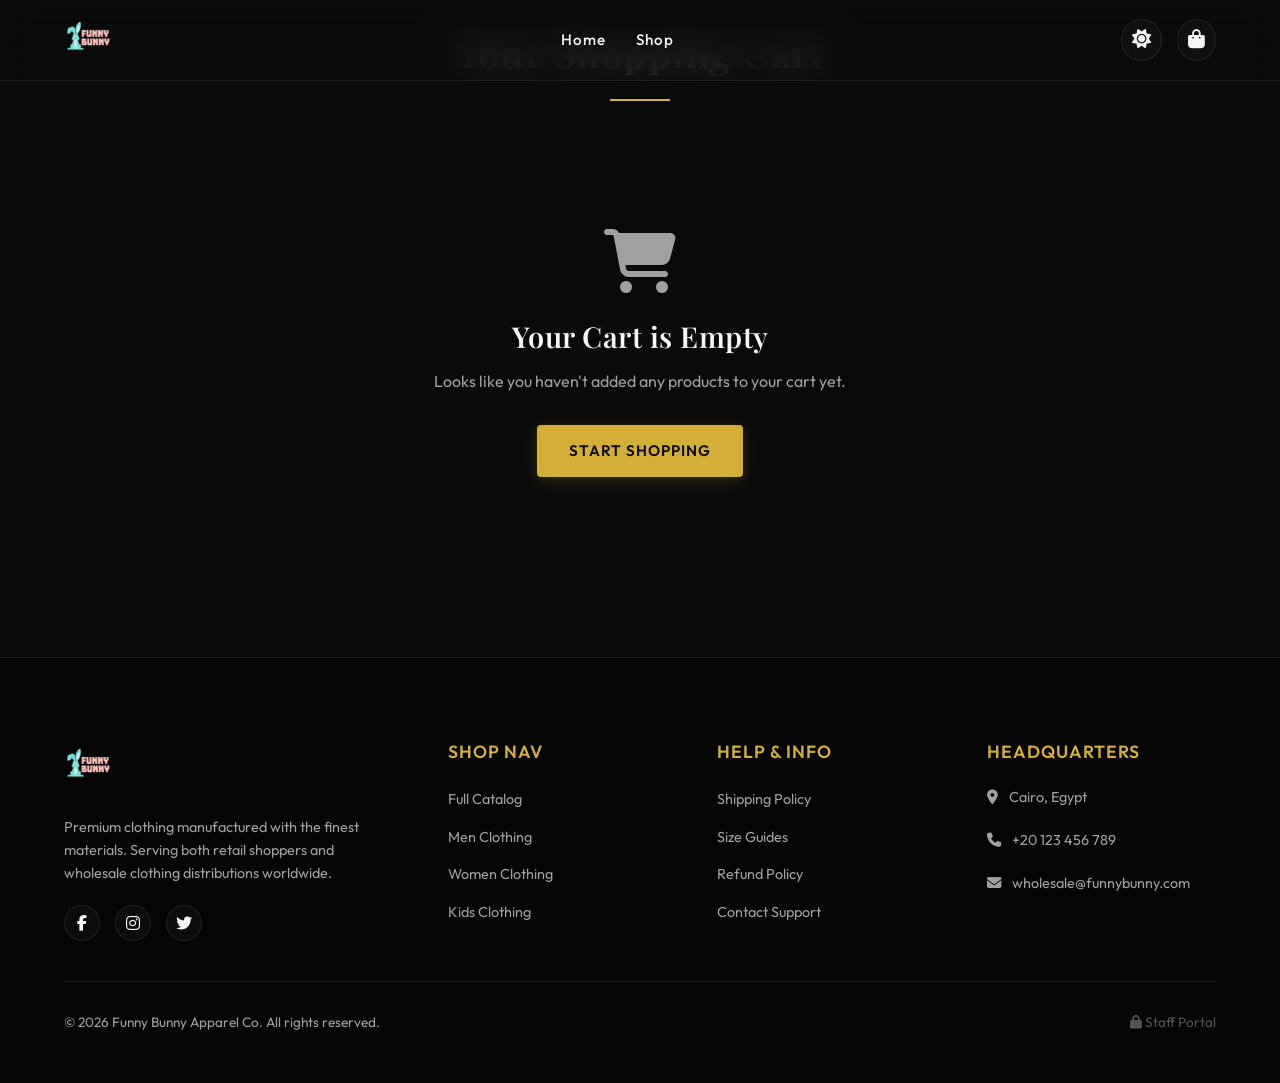
<file: cart.html>
<!DOCTYPE html>
<html lang="en">
<head>
    <meta charset="UTF-8">
    <meta name="viewport" content="width=device-width, initial-scale=1.0">
    <meta name="description" content="View items in your Funny Bunny shopping cart, adjust quantities, apply discount codes and proceed to checkout.">
    <title>Funny Bunny | Shopping Cart</title>
    <!-- Style Sheets -->
    <link rel="stylesheet" href="style.css">
    <!-- FontAwesome for Icons -->
    <link rel="stylesheet" href="https://cdnjs.cloudflare.com/ajax/libs/font-awesome/6.4.0/css/all.min.css">
</head>
<body>

    <!-- Header Navigation -->
    <header>
        <div class="nav-container">
            <a href="index.html" class="logo">
                <img src="assets/Logo.webp" alt="Funny Bunny Logo" id="logo-img">
            </a>
            <ul class="nav-links">
                <li><a href="index.html">Home</a></li>
                <li><a href="shop.html">Shop</a></li>
            </ul>
            <div class="nav-actions">
                <button class="theme-toggle-btn" id="theme-toggle-btn" aria-label="Toggle Theme">
                    <i class="fa-solid fa-sun"></i>
                </button>
                <a href="cart.html" class="cart-icon">
                    <i class="fa-solid fa-bag-shopping"></i>
                    <span class="cart-badge" id="cart-badge" style="display: none;">0</span>
                </a>
                <div class="menu-toggle">
                    <i class="fa-solid fa-bars"></i>
                </div>
            </div>
        </div>
    </header>

    <main class="container">
        <h2 class="section-title">Your Shopping Cart</h2>

        <!-- Cart Empty State -->
        <div class="cart-empty-message" id="cart-empty" style="display: none;">
            <i class="fa-solid fa-cart-shopping"></i>
            <h2>Your Cart is Empty</h2>
            <p>Looks like you haven't added any products to your cart yet.</p>
            <a href="shop.html" class="btn btn-primary">Start Shopping</a>
        </div>

        <!-- Cart Active State -->
        <div class="cart-layout" id="cart-active" style="display: none;">
            <!-- Left: Table of Items -->
            <div class="cart-table-wrapper">
                <table class="cart-table">
                    <thead>
                        <tr>
                            <th>Product Details</th>
                            <th>Price</th>
                            <th>Quantity</th>
                            <th>Total</th>
                            <th></th>
                        </tr>
                    </thead>
                    <tbody id="cart-items-tbody">
                        <!-- Dynamic items injected here -->
                    </tbody>
                </table>
            </div>

            <!-- Right: Order Summary -->
            <div class="cart-summary">
                <h3 class="summary-title">Order Summary</h3>
                <div class="summary-row">
                    <span>Subtotal</span>
                    <span id="summary-subtotal">0 EGP</span>
                </div>
                <div class="summary-row" id="summary-discount-row" style="display: none; color: #2ecc71;">
                    <span>Discount (10%)</span>
                    <span id="summary-discount">-0 EGP</span>
                </div>
                <div class="summary-row">
                    <span>Estimated Shipping</span>
                    <span id="summary-shipping">150 EGP</span>
                </div>
                
                <!-- Promo Code -->
                <div class="promo-code-box">
                    <input type="text" id="promo-input" placeholder="Coupon Code (FUNNY)">
                    <button class="btn btn-outline" id="promo-btn" style="padding:10px 15px; font-size:0.8rem;">Apply</button>
                </div>
                <div id="promo-msg" style="font-size: 0.8rem; margin-top:-10px; margin-bottom:15px; display:none;"></div>

                <div class="summary-row total">
                    <span>Total Cost</span>
                    <span id="summary-total">0 EGP</span>
                </div>

                <a href="checkout.html" class="btn btn-primary" style="display: block; width: 100%; text-align: center; margin-top: 25px;">Proceed to Checkout &rarr;</a>
                <a href="shop.html" class="btn btn-outline" style="display: block; width: 100%; text-align: center; margin-top: 15px;">Continue Shopping</a>
            </div>
        </div>
    </main>

    <!-- Footer Section -->
    <footer>
        <div class="container">
            <div class="footer-grid">
                <div>
                    <a href="index.html" class="footer-logo">
                        <img src="assets/Logo.webp" alt="Funny Bunny Logo">
                    </a>
                    <p class="footer-desc">Premium clothing manufactured with the finest materials. Serving both retail shoppers and wholesale clothing distributions worldwide.</p>
                    <div class="footer-socials">
                        <a href="#" class="social-icon"><i class="fa-brands fa-facebook-f"></i></a>
                        <a href="#" class="social-icon"><i class="fa-brands fa-instagram"></i></a>
                        <a href="#" class="social-icon"><i class="fa-brands fa-twitter"></i></a>
                    </div>
                </div>
                <div>
                    <h4 class="footer-title">Shop Nav</h4>
                    <ul class="footer-links">
                        <li><a href="shop.html">Full Catalog</a></li>
                        <li><a href="shop.html?category=men">Men Clothing</a></li>
                        <li><a href="shop.html?category=women">Women Clothing</a></li>
                        <li><a href="shop.html?category=kids">Kids Clothing</a></li>
                    </ul>
                </div>
                <div>
                    <h4 class="footer-title">Help & Info</h4>
                    <ul class="footer-links">
                        <li><a href="#">Shipping Policy</a></li>
                        <li><a href="#">Size Guides</a></li>
                        <li><a href="#">Refund Policy</a></li>
                        <li><a href="#">Contact Support</a></li>
                    </ul>
                </div>
                <div>
                    <h4 class="footer-title">Headquarters</h4>
                    <ul class="footer-links">
                        <li style="color: var(--text-muted); font-size: 0.9rem; margin-bottom: 8px;"><i class="fa-solid fa-location-dot" style="margin-right: 8px;"></i> Cairo, Egypt</li>
                        <li style="color: var(--text-muted); font-size: 0.9rem; margin-bottom: 8px;"><i class="fa-solid fa-phone" style="margin-right: 8px;"></i> +20 123 456 789</li>
                        <li style="color: var(--text-muted); font-size: 0.9rem;"><i class="fa-solid fa-envelope" style="margin-right: 8px;"></i> wholesale@funnybunny.com</li>
                    </ul>
                </div>
            </div>
            <div class="footer-bottom">
                <p>&copy; 2026 Funny Bunny Apparel Co. All rights reserved.</p>
                <div class="admin-portal-trigger" id="admin-portal-btn">
                    <i class="fa-solid fa-lock"></i> Staff Portal
                </div>
            </div>
        </div>
    </footer>

    <!-- Shared Store Script -->
    <script src="store.js"></script>

    <!-- Page Script -->
    <script>
        document.addEventListener('DOMContentLoaded', () => {
            const emptyEl = document.getElementById('cart-empty');
            const activeEl = document.getElementById('cart-active');
            const itemsTbody = document.getElementById('cart-items-tbody');

            const subtotalValEl = document.getElementById('summary-subtotal');
            const shippingValEl = document.getElementById('summary-shipping');
            const discountRow = document.getElementById('summary-discount-row');
            const discountValEl = document.getElementById('summary-discount');
            const totalValEl = document.getElementById('summary-total');

            const promoInput = document.getElementById('promo-input');
            const promoBtn = document.getElementById('promo-btn');
            const promoMsg = document.getElementById('promo-msg');

            let appliedPromo = false;

            // Load and Render Cart
            function loadCartPage() {
                const cart = getCart();
                if (cart.length === 0) {
                    emptyEl.style.display = 'block';
                    activeEl.style.display = 'none';
                    return;
                }

                emptyEl.style.display = 'none';
                activeEl.style.display = 'grid';

                itemsTbody.innerHTML = '';
                cart.forEach(item => {
                    const row = document.createElement('tr');
                    const itemTotal = item.price * item.quantity;
                    row.innerHTML = `
                        <td>
                            <div class="cart-product-cell">
                                <div class="cart-product-img">
                                    <img src="${item.image}" alt="${item.title}">
                                </div>
                                <div>
                                    <div class="cart-product-name">${item.title}</div>
                                    <div class="cart-product-meta">Size: ${item.size} | Color: <span style="display:inline-block; width:10px; height:10px; border-radius:50%; background-color:${item.color}; border:1px solid rgba(255,255,255,0.2);"></span></div>
                                </div>
                            </div>
                        </td>
                        <td>${item.price.toLocaleString('en-US')} EGP</td>
                        <td>
                            <div class="qty-control" style="width:110px; height:35px;">
                                <button class="qty-btn btn-dec" data-id="${item.id}" data-size="${item.size}" data-color="${item.color}"><i class="fa-solid fa-minus" style="font-size:0.7rem;"></i></button>
                                <input type="text" class="qty-input item-qty-input" value="${item.quantity}" data-id="${item.id}" data-size="${item.size}" data-color="${item.color}" style="font-size:0.85rem; width:30px;">
                                <button class="qty-btn btn-inc" data-id="${item.id}" data-size="${item.size}" data-color="${item.color}"><i class="fa-solid fa-plus" style="font-size:0.7rem;"></i></button>
                            </div>
                        </td>
                        <td style="font-weight:600;">${itemTotal.toLocaleString('en-US')} EGP</td>
                        <td>
                            <span class="cart-remove-btn" data-id="${item.id}" data-size="${item.size}" data-color="${item.color}"><i class="fa-solid fa-trash-can"></i></span>
                        </td>
                    `;
                    itemsTbody.appendChild(row);
                });

                bindCartRowEvents();
                calculateTotals();
            }

            function bindCartRowEvents() {
                document.querySelectorAll('.cart-remove-btn').forEach(btn => {
                    btn.addEventListener('click', (e) => {
                        const target = e.currentTarget;
                        removeFromCart(target.dataset.id, target.dataset.size, target.dataset.color);
                        loadCartPage();
                    });
                });

                document.querySelectorAll('.btn-inc').forEach(btn => {
                    btn.addEventListener('click', (e) => {
                        const target = e.currentTarget;
                        const cart = getCart();
                        const item = cart.find(i => i.id === target.dataset.id && i.size === target.dataset.size && i.color === target.dataset.color);
                        if (item) {
                            updateCartQuantity(item.id, item.size, item.color, item.quantity + 1);
                            loadCartPage();
                        }
                    });
                });

                document.querySelectorAll('.btn-dec').forEach(btn => {
                    btn.addEventListener('click', (e) => {
                        const target = e.currentTarget;
                        const cart = getCart();
                        const item = cart.find(i => i.id === target.dataset.id && i.size === target.dataset.size && i.color === target.dataset.color);
                        if (item) {
                            updateCartQuantity(item.id, item.size, item.color, item.quantity - 1);
                            loadCartPage();
                        }
                    });
                });

                document.querySelectorAll('.item-qty-input').forEach(input => {
                    input.addEventListener('change', (e) => {
                        const target = e.currentTarget;
                        let val = parseInt(target.value);
                        if (isNaN(val) || val <= 0) val = 1;
                        updateCartQuantity(target.dataset.id, target.dataset.size, target.dataset.color, val);
                        loadCartPage();
                    });
                });
            }

            function calculateTotals() {
                const subtotal = getCartSubtotal();
                subtotalValEl.textContent = `${subtotal.toLocaleString('en-US')} EGP`;

                let discount = 0;
                if (appliedPromo) {
                    discount = subtotal * 0.1;
                    discountRow.style.display = 'flex';
                    discountValEl.textContent = `-${discount.toLocaleString('en-US')} EGP`;
                } else {
                    discountRow.style.display = 'none';
                }

                // Shipping: Free over 3000 EGP
                const shipping = subtotal >= 3000 ? 0 : 150;
                shippingValEl.textContent = shipping === 0 ? "Free" : `${shipping.toLocaleString('en-US')} EGP`;

                const total = subtotal - discount + shipping;
                totalValEl.textContent = `${total.toLocaleString('en-US')} EGP`;
            }

            promoBtn.addEventListener('click', () => {
                const code = promoInput.value.toUpperCase().trim();
                if (code === 'FUNNY') {
                    appliedPromo = true;
                    promoMsg.textContent = "Promo code applied: 10% Discount!";
                    promoMsg.style.color = "#2ecc71";
                    promoMsg.style.display = "block";
                    calculateTotals();
                    showNotification("10% Coupon code applied successfully!");
                } else {
                    appliedPromo = false;
                    promoMsg.textContent = "Invalid discount coupon code.";
                    promoMsg.style.color = "#ff4d4d";
                    promoMsg.style.display = "block";
                    calculateTotals();
                }
            });

            loadCartPage();
            window.addEventListener('storage', loadCartPage);
        });
    </script>
</body>
</html>
</file>
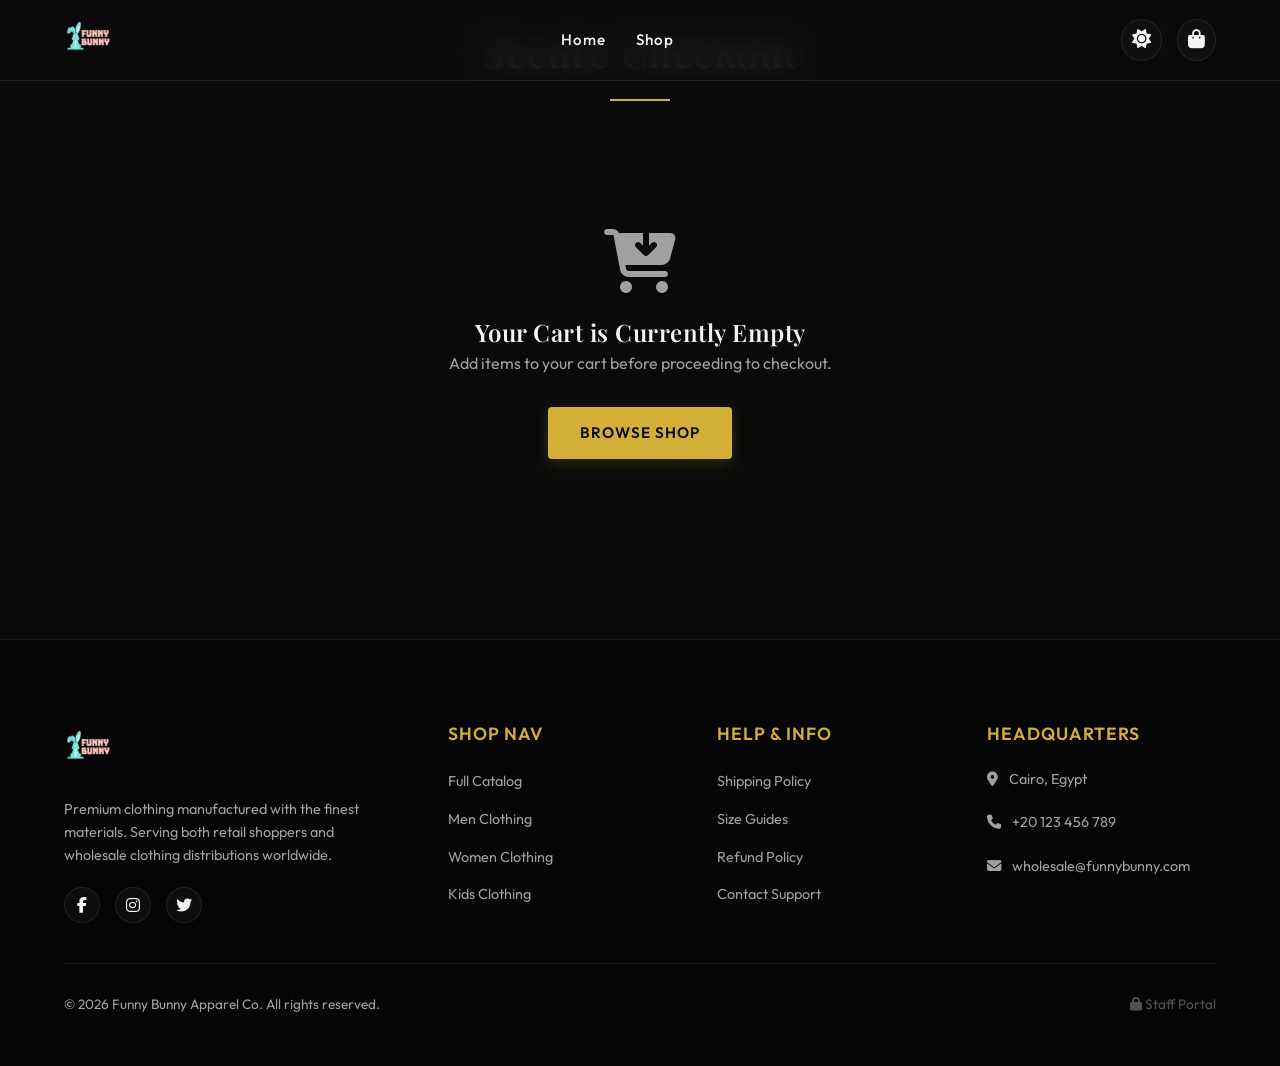
<file: checkout.html>
<!DOCTYPE html>
<html lang="en">
<head>
    <meta charset="UTF-8">
    <meta name="viewport" content="width=device-width, initial-scale=1.0">
    <meta name="description" content="Securely complete your apparel order with Funny Bunny checkout simulation. Supports cash on delivery and simulated cards.">
    <title>Funny Bunny | Secure Checkout</title>
    <!-- Style Sheets -->
    <link rel="stylesheet" href="style.css">
    <!-- FontAwesome for Icons -->
    <link rel="stylesheet" href="https://cdnjs.cloudflare.com/ajax/libs/font-awesome/6.4.0/css/all.min.css">
</head>
<body>

    <!-- Header Navigation -->
    <header>
        <div class="nav-container">
            <a href="index.html" class="logo">
                <img src="assets/Logo.webp" alt="Funny Bunny Logo" id="logo-img">
            </a>
            <ul class="nav-links">
                <li><a href="index.html">Home</a></li>
                <li><a href="shop.html">Shop</a></li>
            </ul>
            <div class="nav-actions">
                <button class="theme-toggle-btn" id="theme-toggle-btn" aria-label="Toggle Theme">
                    <i class="fa-solid fa-sun"></i>
                </button>
                <a href="cart.html" class="cart-icon">
                    <i class="fa-solid fa-bag-shopping"></i>
                    <span class="cart-badge" id="cart-badge" style="display: none;">0</span>
                </a>
                <div class="menu-toggle">
                    <i class="fa-solid fa-bars"></i>
                </div>
            </div>
        </div>
    </header>

    <main class="container">
        <h2 class="section-title">Secure Checkout</h2>

        <div id="checkout-empty-warning" style="display:none; text-align:center; padding: 80px 20px;">
            <i class="fa-solid fa-cart-arrow-down" style="font-size:4rem; color:var(--text-muted); margin-bottom:20px;"></i>
            <h2>Your Cart is Currently Empty</h2>
            <p style="color:var(--text-muted); margin-bottom:30px;">Add items to your cart before proceeding to checkout.</p>
            <a href="shop.html" class="btn btn-primary">Browse Shop</a>
        </div>

        <div class="checkout-layout" id="checkout-active-layout">
            <!-- Left Side: Shipping & Payment Details -->
            <form id="checkout-form" onsubmit="handlePlaceOrder(event)">
                <!-- Shipping Section -->
                <div class="checkout-section-panel">
                    <h3 class="checkout-title"><i class="fa-solid fa-truck" style="margin-right:10px;"></i> Shipping Information</h3>
                    <div class="checkout-grid">
                        <div class="form-group">
                            <label for="ship-name">Full Name</label>
                            <input type="text" id="ship-name" required placeholder="John Doe">
                        </div>
                        <div class="form-group">
                            <label for="ship-email">Email Address</label>
                            <input type="email" id="ship-email" required placeholder="john@example.com">
                        </div>
                        <div class="form-group span-2">
                            <label for="ship-address">Street Address</label>
                            <input type="text" id="ship-address" required placeholder="123 Luxury Ave, Suite 4">
                        </div>
                        <div class="form-group">
                            <label for="ship-city">City</label>
                            <input type="text" id="ship-city" required placeholder="Cairo">
                        </div>
                        <div class="form-group">
                            <label for="ship-phone">Phone Number</label>
                            <input type="tel" id="ship-phone" required placeholder="+20 123 456 789">
                        </div>
                    </div>
                </div>

                <!-- Payment Section -->
                <div class="checkout-section-panel">
                    <h3 class="checkout-title"><i class="fa-solid fa-credit-card" style="margin-right:10px;"></i> Payment Details</h3>
                    <div class="payment-options">
                        <div class="payment-option active" id="pay-opt-card">
                            <input type="radio" name="payment-method" value="card" checked id="method-card">
                            <div class="payment-option-info">
                                <span class="payment-option-title">Credit Card / Debit Card</span>
                                <span class="payment-option-desc">Simulated card visualizer input below</span>
                            </div>
                        </div>
                        <div class="payment-option" id="pay-opt-cod">
                            <input type="radio" name="payment-method" value="cod" id="method-cod">
                            <div class="payment-option-info">
                                <span class="payment-option-title">Cash on Delivery (COD)</span>
                                <span class="payment-option-desc">Pay upon receiving the shipping package</span>
                            </div>
                        </div>
                    </div>

                    <!-- Credit Card Visualizer Input Fields -->
                    <div id="card-fields-wrapper">
                        <!-- Card Mockup Visualizer -->
                        <div class="card-wrapper">
                            <div class="credit-card-mockup" id="card-mockup">
                                <!-- Front -->
                                <div class="card-front">
                                    <div style="display:flex; justify-content:space-between; align-items:center;">
                                        <div class="card-chip"></div>
                                        <div class="card-brand">BUNNY</div>
                                    </div>
                                    <div class="card-number-display" id="mock-num">•••• •••• •••• ••••</div>
                                    <div class="card-meta-row">
                                        <div>
                                            <div class="card-label">CARD HOLDER</div>
                                            <div class="card-holder-display" id="mock-holder">JOHN DOE</div>
                                        </div>
                                        <div>
                                            <div class="card-label">EXPIRES</div>
                                            <div class="card-expiry-display" id="mock-expiry">MM/YY</div>
                                        </div>
                                    </div>
                                </div>
                                <!-- Back -->
                                <div class="card-back">
                                    <div class="card-strip"></div>
                                    <div class="card-signature-cvv">
                                        <div class="card-label" style="margin-right:20px;">CVV</div>
                                        <div class="card-cvv-display" id="mock-cvv">•••</div>
                                    </div>
                                    <div style="font-size:0.5rem; text-align:center; color:#555;">FUNNY BUNNY ACCESS ONLY</div>
                                </div>
                            </div>
                        </div>

                        <!-- Card Fields Grid -->
                        <div class="checkout-grid">
                            <div class="form-group span-2">
                                <label for="card-num-input">Card Number</label>
                                <input type="text" id="card-num-input" maxlength="19" placeholder="1234 5678 1234 5678">
                            </div>
                            <div class="form-group span-2">
                                <label for="card-holder-input">Cardholder Name</label>
                                <input type="text" id="card-holder-input" placeholder="John Doe">
                            </div>
                            <div class="form-group">
                                <label for="card-expiry-input">Expiration Date</label>
                                <input type="text" id="card-expiry-input" maxlength="5" placeholder="MM/YY">
                            </div>
                            <div class="form-group">
                                <label for="card-cvv-input">CVV</label>
                                <input type="text" id="card-cvv-input" maxlength="4" placeholder="123">
                            </div>
                        </div>
                    </div>
                </div>

                <button type="submit" class="btn btn-primary" style="display:block; width:100%; padding:18px; font-size:1.1rem; margin-top:30px;">Place Secure Order</button>
            </form>

            <!-- Right Side: Order Summary Panel -->
            <div class="cart-summary" style="position:sticky; top:100px;">
                <h3 class="summary-title" style="margin-bottom:15px;">Your Order</h3>
                <div style="max-height:200px; overflow-y:auto; margin-bottom:20px; padding-right:5px;" id="checkout-items-list">
                    <!-- Injected items list -->
                </div>

                <div style="border-top:1px solid var(--border-color); padding-top:15px;">
                    <div class="summary-row">
                        <span>Subtotal</span>
                        <span id="chk-subtotal">0 EGP</span>
                    </div>
                    <div class="summary-row" id="chk-discount-row" style="display:none; color:#2ecc71;">
                        <span>Discount</span>
                        <span id="chk-discount">-0 EGP</span>
                    </div>
                    <div class="summary-row">
                        <span>Shipping</span>
                        <span id="chk-shipping">150 EGP</span>
                    </div>
                    <div class="summary-row total" style="margin-top:15px; padding-top:15px; border-top:1px solid var(--border-color);">
                        <span>Order Total</span>
                        <span id="chk-total">0 EGP</span>
                    </div>
                </div>
            </div>
        </div>
    </main>

    <!-- Footer Section -->
    <footer>
        <div class="container">
            <div class="footer-grid">
                <div>
                    <a href="index.html" class="footer-logo">
                        <img src="assets/Logo.webp" alt="Funny Bunny Logo">
                    </a>
                    <p class="footer-desc">Premium clothing manufactured with the finest materials. Serving both retail shoppers and wholesale clothing distributions worldwide.</p>
                    <div class="footer-socials">
                        <a href="#" class="social-icon"><i class="fa-brands fa-facebook-f"></i></a>
                        <a href="#" class="social-icon"><i class="fa-brands fa-instagram"></i></a>
                        <a href="#" class="social-icon"><i class="fa-brands fa-twitter"></i></a>
                    </div>
                </div>
                <div>
                    <h4 class="footer-title">Shop Nav</h4>
                    <ul class="footer-links">
                        <li><a href="shop.html">Full Catalog</a></li>
                        <li><a href="shop.html?category=men">Men Clothing</a></li>
                        <li><a href="shop.html?category=women">Women Clothing</a></li>
                        <li><a href="shop.html?category=kids">Kids Clothing</a></li>
                    </ul>
                </div>
                <div>
                    <h4 class="footer-title">Help & Info</h4>
                    <ul class="footer-links">
                        <li><a href="#">Shipping Policy</a></li>
                        <li><a href="#">Size Guides</a></li>
                        <li><a href="#">Refund Policy</a></li>
                        <li><a href="#">Contact Support</a></li>
                    </ul>
                </div>
                <div>
                    <h4 class="footer-title">Headquarters</h4>
                    <ul class="footer-links">
                        <li style="color: var(--text-muted); font-size: 0.9rem; margin-bottom: 8px;"><i class="fa-solid fa-location-dot" style="margin-right: 8px;"></i> Cairo, Egypt</li>
                        <li style="color: var(--text-muted); font-size: 0.9rem; margin-bottom: 8px;"><i class="fa-solid fa-phone" style="margin-right: 8px;"></i> +20 123 456 789</li>
                        <li style="color: var(--text-muted); font-size: 0.9rem;"><i class="fa-solid fa-envelope" style="margin-right: 8px;"></i> wholesale@funnybunny.com</li>
                    </ul>
                </div>
            </div>
            <div class="footer-bottom">
                <p>&copy; 2026 Funny Bunny Apparel Co. All rights reserved.</p>
                <div class="admin-portal-trigger" id="admin-portal-btn">
                    <i class="fa-solid fa-lock"></i> Staff Portal
                </div>
            </div>
        </div>
    </footer>

    <!-- Shared Store Script -->
    <script src="store.js"></script>

    <!-- Page Script -->
    <script>
        document.addEventListener('DOMContentLoaded', () => {
            const chkLayout = document.getElementById('checkout-active-layout');
            const chkEmpty = document.getElementById('checkout-empty-warning');

            const itemsList = document.getElementById('checkout-items-list');
            const chkSubtotalVal = document.getElementById('chk-subtotal');
            const chkShippingVal = document.getElementById('chk-shipping');
            const chkDiscountVal = document.getElementById('chk-discount');
            const chkDiscountRow = document.getElementById('chk-discount-row');
            const chkTotalVal = document.getElementById('chk-total');

            // Interactive Card Display Elements
            const cardMockup = document.getElementById('card-mockup');
            const mockNum = document.getElementById('mock-num');
            const mockHolder = document.getElementById('mock-holder');
            const mockExpiry = document.getElementById('mock-expiry');
            const mockCvv = document.getElementById('mock-cvv');

            // Interactive Card Input Fields
            const cardNumInput = document.getElementById('card-num-input');
            const cardHolderInput = document.getElementById('card-holder-input');
            const cardExpiryInput = document.getElementById('card-expiry-input');
            const cardCvvInput = document.getElementById('card-cvv-input');

            // Payment toggles
            const optCard = document.getElementById('pay-opt-card');
            const optCod = document.getElementById('pay-opt-cod');
            const rdoCard = document.getElementById('method-card');
            const rdoCod = document.getElementById('method-cod');
            const cardFields = document.getElementById('card-fields-wrapper');

            // Render Cart list
            function loadCheckoutDetails() {
                const cart = getCart();
                if (cart.length === 0) {
                    chkLayout.style.display = 'none';
                    chkEmpty.style.display = 'block';
                    return;
                }

                chkLayout.style.display = 'grid';
                chkEmpty.style.display = 'none';

                itemsList.innerHTML = '';
                cart.forEach(item => {
                    const line = document.createElement('div');
                    line.style.cssText = 'display:flex; justify-content:space-between; margin-bottom:12px; font-size:0.85rem;';
                    line.innerHTML = `
                        <span style="color:var(--text-muted);">${item.quantity}x ${item.title} (${item.size})</span>
                        <span style="font-weight:600;">${(item.price * item.quantity).toLocaleString('en-US')} EGP</span>
                    `;
                    itemsList.appendChild(line);
                });

                // Compute prices
                const subtotal = getCartSubtotal();
                chkSubtotalVal.textContent = `${subtotal.toLocaleString('en-US')} EGP`;

                const discount = 0; // standard checkout state
                
                const shipping = subtotal >= 3000 ? 0 : 150;
                chkShippingVal.textContent = shipping === 0 ? "Free" : `${shipping.toLocaleString('en-US')} EGP`;

                const total = subtotal - discount + shipping;
                chkTotalVal.textContent = `${total.toLocaleString('en-US')} EGP`;
            }

            // Payment toggle events
            optCard.addEventListener('click', () => {
                rdoCard.checked = true;
                optCard.classList.add('active');
                optCod.classList.remove('active');
                cardFields.style.display = 'block';
                cardNumInput.required = true;
                cardHolderInput.required = true;
                cardExpiryInput.required = true;
                cardCvvInput.required = true;
            });

            optCod.addEventListener('click', () => {
                rdoCod.checked = true;
                optCod.classList.add('active');
                optCard.classList.remove('active');
                cardFields.style.display = 'none';
                cardNumInput.required = false;
                cardHolderInput.required = false;
                cardExpiryInput.required = false;
                cardCvvInput.required = false;
            });

            // Card Mockup inputs synchronization
            cardNumInput.addEventListener('input', (e) => {
                let val = e.target.value.replace(/\D/g, '');
                let formatted = '';
                for (let i = 0; i < val.length; i++) {
                    if (i > 0 && i % 4 === 0) formatted += ' ';
                    formatted += val[i];
                }
                e.target.value = formatted;
                mockNum.textContent = formatted || '•••• •••• •••• ••••';
            });

            cardHolderInput.addEventListener('input', (e) => {
                mockHolder.textContent = e.target.value.toUpperCase() || 'JOHN DOE';
            });

            cardExpiryInput.addEventListener('input', (e) => {
                let val = e.target.value.replace(/\D/g, '');
                if (val.length >= 2) {
                    e.target.value = val.slice(0, 2) + '/' + val.slice(2, 4);
                }
                mockExpiry.textContent = e.target.value || 'MM/YY';
            });

            // Flip on CVV focus
            cardCvvInput.addEventListener('focus', () => {
                cardMockup.classList.add('flipped');
            });

            cardCvvInput.addEventListener('blur', () => {
                cardMockup.classList.remove('flipped');
            });

            cardCvvInput.addEventListener('input', (e) => {
                let val = e.target.value.replace(/\D/g, '');
                mockCvv.textContent = val || '•••';
            });

            // Initial config
            cardNumInput.required = true;
            cardHolderInput.required = true;
            cardExpiryInput.required = true;
            cardCvvInput.required = true;

            loadCheckoutDetails();
        });

        // Submit checkout
        function handlePlaceOrder(e) {
            e.preventDefault();
            const customerName = document.getElementById('ship-name').value;
            const customerEmail = document.getElementById('ship-email').value;
            
            const orderDetails = {
                name: customerName,
                email: customerEmail,
                orderNo: 'FB-' + Math.floor(100000 + Math.random() * 900000),
                date: new Date().toLocaleDateString('en-US', { year: 'numeric', month: 'long', day: 'numeric' })
            };
            
            localStorage.setItem('fb_last_order', JSON.stringify(orderDetails));
            window.location.href = 'success.html';
        }
    </script>
</body>
</html>
</file>
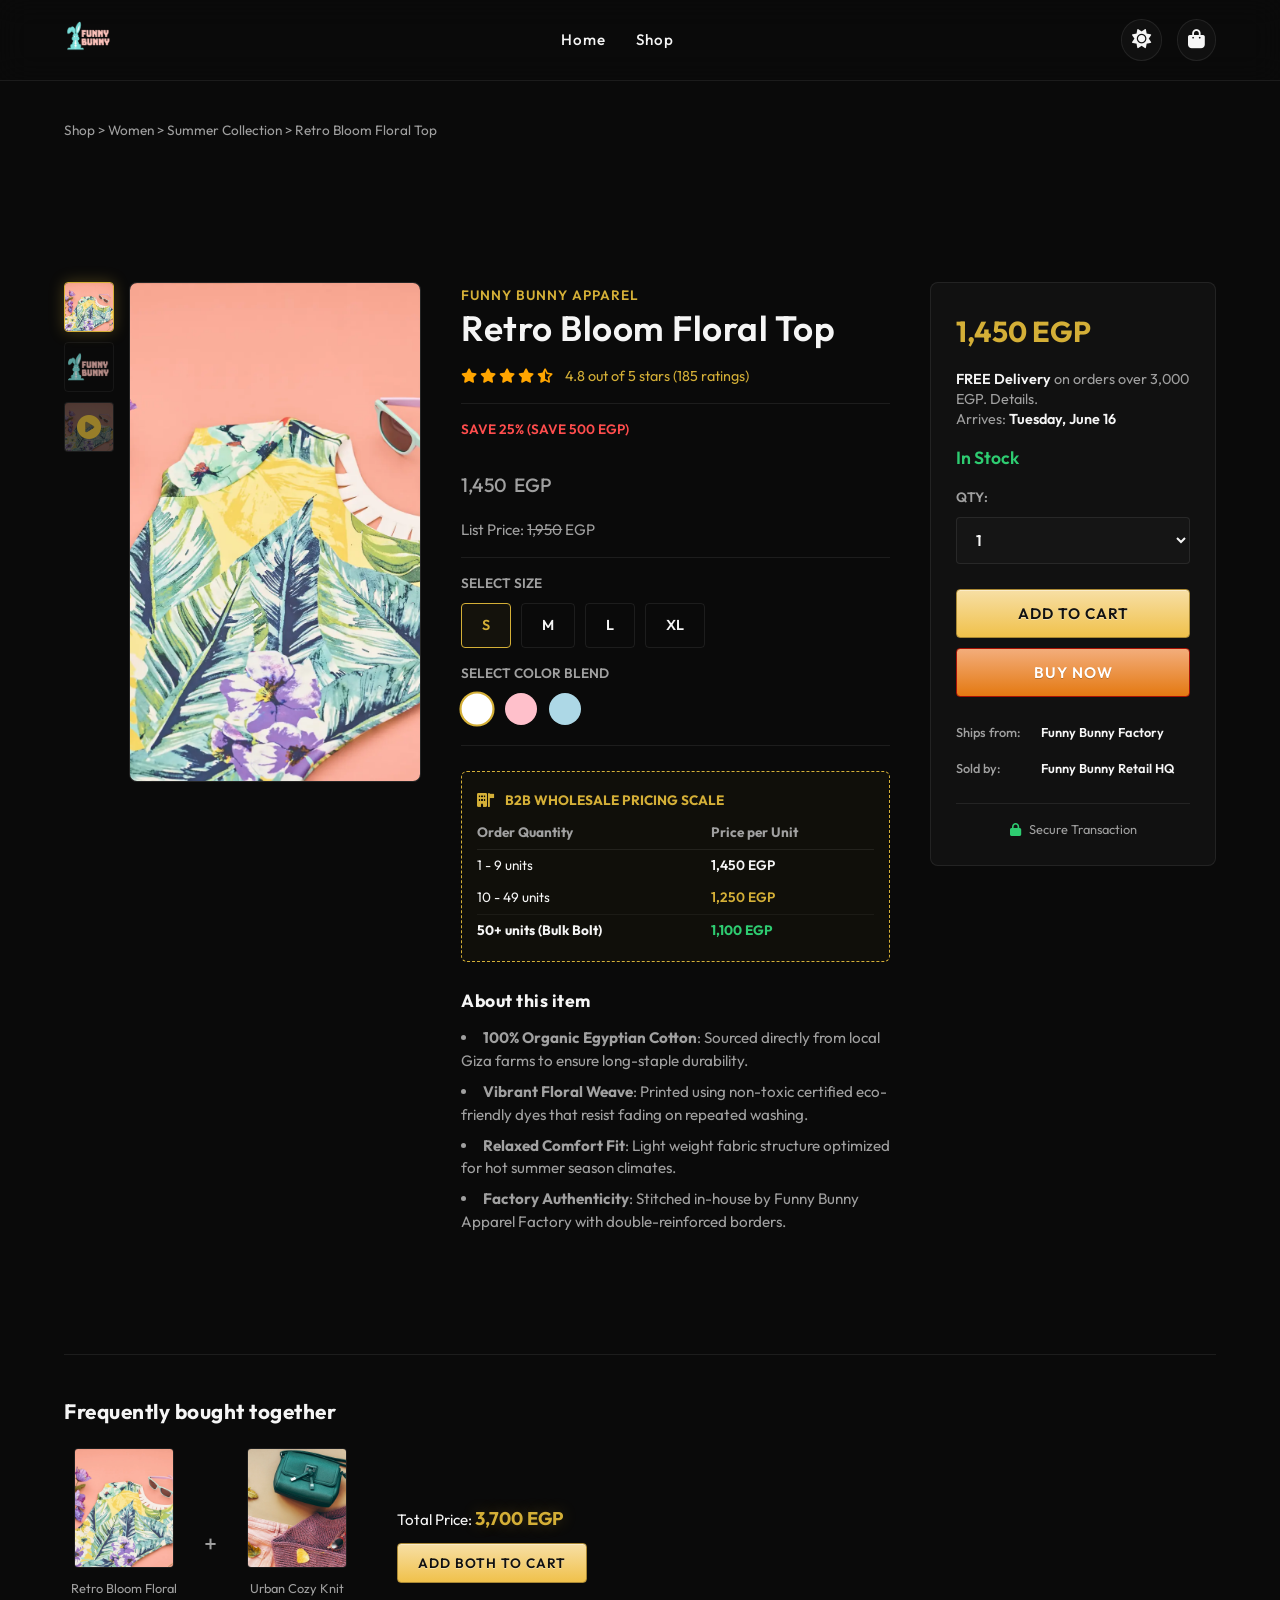
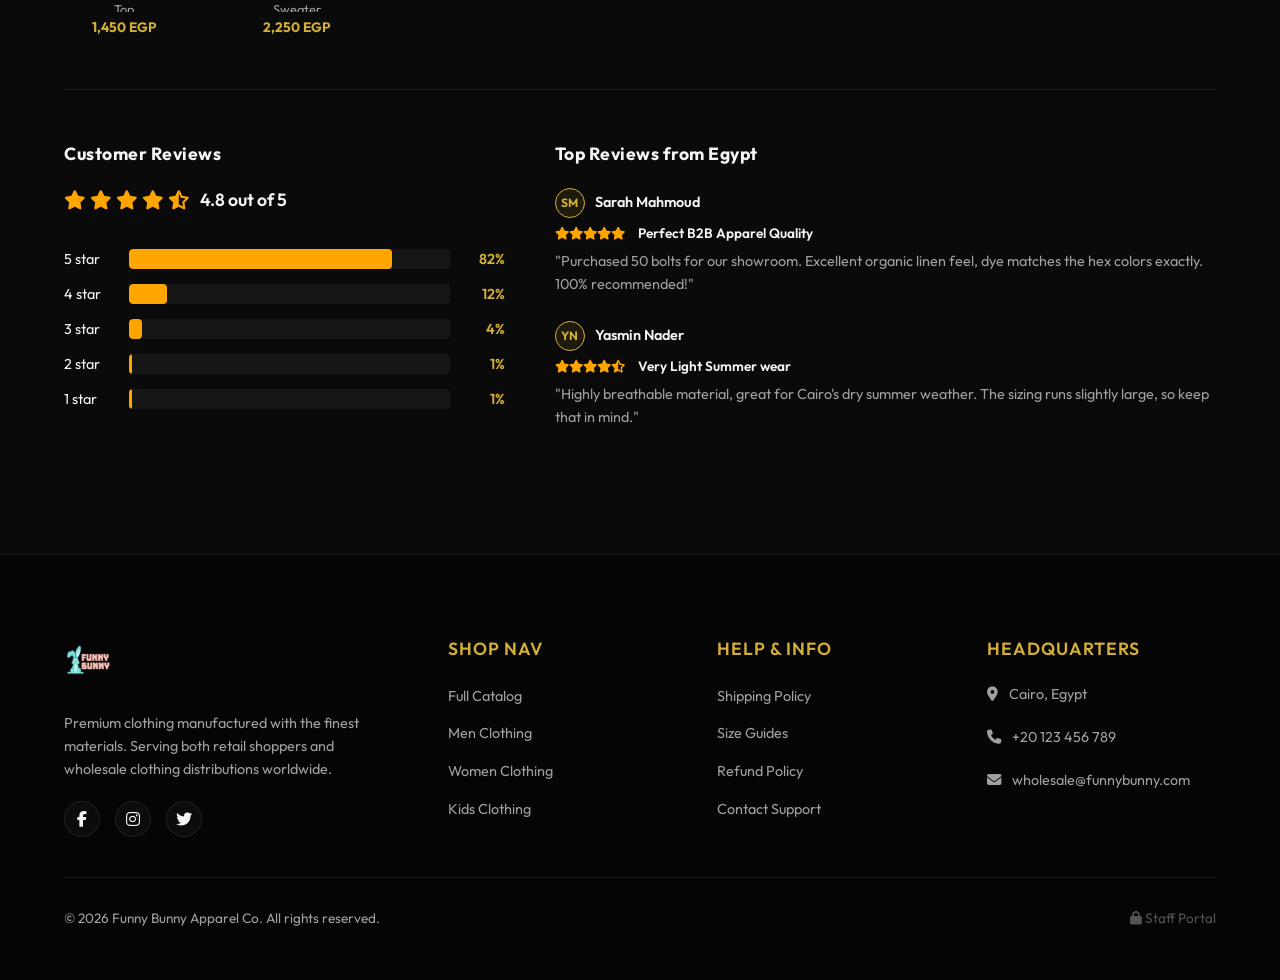
<file: floral-top.html>
<!DOCTYPE html>
<html lang="en">
<head>
    <meta charset="UTF-8">
    <meta name="viewport" content="width=device-width, initial-scale=1.0">
    <meta name="description" content="Purchase Retro Bloom Floral Top by Funny Bunny. Premium organic summer cotton, specs, care, B2B wholesale pricing scale.">
    <title>Funny Bunny | Retro Bloom Floral Top</title>
    <!-- Style Sheets -->
    <link rel="stylesheet" href="style.css">
    <!-- FontAwesome for Icons -->
    <link rel="stylesheet" href="https://cdnjs.cloudflare.com/ajax/libs/font-awesome/6.4.0/css/all.min.css">
</head>
<body>

    <!-- Header Navigation -->
    <header>
        <div class="nav-container">
            <a href="index.html" class="logo">
                <img src="assets/Logo.webp" alt="Funny Bunny Logo" id="logo-img">
            </a>
            <ul class="nav-links">
                <li><a href="index.html">Home</a></li>
                <li><a href="shop.html">Shop</a></li>
            </ul>
            <div class="nav-actions">
                <button class="theme-toggle-btn" id="theme-toggle-btn" aria-label="Toggle Theme">
                    <i class="fa-solid fa-sun"></i>
                </button>
                <a href="cart.html" class="cart-icon">
                    <i class="fa-solid fa-bag-shopping"></i>
                    <span class="cart-badge" id="cart-badge" style="display: none;">0</span>
                </a>
                <div class="menu-toggle">
                    <i class="fa-solid fa-bars"></i>
                </div>
            </div>
        </div>
    </header>

    <main class="container">
        <!-- Breadcrumbs -->
        <div style="font-size:0.85rem; color:var(--text-muted); margin-bottom: 20px; padding-top: 100px;">
            <a href="shop.html">Shop</a> &gt; <a href="shop.html?category=women">Women</a> &gt; Summer Collection &gt; Retro Bloom Floral Top
        </div>

        <!-- 3-Column Amazon Layout -->
        <div class="amazon-layout">
            <!-- Column 1: Image Gallery & Video Player -->
            <div class="amazon-gallery-panel">
                <div class="amazon-thumbs-list">
                    <div class="amazon-thumb active" onclick="switchMedia('image', 'assets/floral-top-with-sunglasses-and-colorful-jewelry-2026-03-19-23-40-24-utc.webp', this)">
                        <img src="assets/floral-top-with-sunglasses-and-colorful-jewelry-2026-03-19-23-40-24-utc.webp" alt="Thumb 1">
                    </div>
                    <div class="amazon-thumb" onclick="switchMedia('image', 'assets/Logo.webp', this)">
                        <img src="assets/Logo.webp" alt="Thumb 2">
                    </div>
                    <!-- WebM Video Thumb -->
                    <div class="amazon-thumb" onclick="switchMedia('video', 'assets/Untitled Design (1).webm', this)" style="position:relative; display:flex; align-items:center; justify-content:center; background:#111;">
                        <i class="fa-solid fa-circle-play" style="font-size:1.5rem; color:var(--primary); position:absolute; z-index:3;"></i>
                        <img src="assets/floral-top-with-sunglasses-and-colorful-jewelry-2026-03-19-23-40-24-utc.webp" alt="Video Thumb" style="opacity:0.4;">
                    </div>
                </div>
                <div class="amazon-main-display" id="main-media-display">
                    <img id="main-image-el" data-edit-key="floral-top-img" src="assets/floral-top-with-sunglasses-and-colorful-jewelry-2026-03-19-23-40-24-utc.webp" alt="Retro Bloom Floral Top">
                </div>
            </div>

            <!-- Column 2: Product Information -->
            <div class="amazon-info-panel">
                <div>
                    <a href="shop.html" class="amazon-brand-link" data-edit-key="floral-top-brand">Funny Bunny Apparel</a>
                    <h1 class="amazon-title" data-edit-key="floral-top-title">Retro Bloom Floral Top</h1>
                </div>

                <div class="amazon-rating-row">
                    <div class="amazon-stars">
                        <i class="fa-solid fa-star"></i>
                        <i class="fa-solid fa-star"></i>
                        <i class="fa-solid fa-star"></i>
                        <i class="fa-solid fa-star"></i>
                        <i class="fa-solid fa-star-half-stroke"></i>
                    </div>
                    <span class="amazon-rating-count">4.8 out of 5 stars (185 ratings)</span>
                </div>

                <div class="amazon-price-row">
                    <span class="amazon-savings">Save 25% (Save 500 EGP)</span>
                    <div class="amazon-price-large">
                        <span data-edit-key="floral-top-price">1,450</span> <span>EGP</span>
                    </div>
                    <div class="amazon-original-price-row">
                        List Price: <span data-edit-key="floral-top-original-price">1,950</span> EGP
                    </div>
                </div>

                <!-- Product Selectors -->
                <div class="amazon-option-section">
                    <div>
                        <span class="amazon-option-label" style="display:block; margin-bottom:8px;">Select Size</span>
                        <div class="size-chips">
                            <div class="size-chip active" onclick="selectSize('S', this)">S</div>
                            <div class="size-chip" onclick="selectSize('M', this)">M</div>
                            <div class="size-chip" onclick="selectSize('L', this)">L</div>
                            <div class="size-chip" onclick="selectSize('XL', this)">XL</div>
                        </div>
                    </div>
                    <div>
                        <span class="amazon-option-label" style="display:block; margin-bottom:8px;">Select Color Blend</span>
                        <div class="color-swatches">
                            <div class="color-swatch active" style="background-color:#ffffff;" onclick="selectColor('#ffffff', this, 'assets/floral-top-with-sunglasses-and-colorful-jewelry-2026-03-19-23-40-24-utc.webp')"></div>
                            <div class="color-swatch" style="background-color:#ffc0cb;" onclick="selectColor('#ffc0cb', this, 'assets/stylish-outfit-with-sweater-purse-and-pink-jeans-2026-03-16-02-35-19-utc.webp')"></div>
                            <div class="color-swatch" style="background-color:#add8e6;" onclick="selectColor('#add8e6', this, 'assets/female-spring-clothing-glasses-and-flowers-on-blu-2026-01-09-08-04-11-utc.webp')"></div>
                        </div>
                    </div>
                </div>

                <!-- B2B Pricing Table -->
                <div style="background:rgba(212,175,55,0.03); border:1px dashed var(--primary); border-radius:6px; padding:15px; margin-top:10px;">
                    <span class="amazon-option-label" style="color:var(--primary); font-weight:700;"><i class="fa-solid fa-building-flag" style="margin-right:8px;"></i> B2B Wholesale Pricing Scale</span>
                    <table style="width:100%; font-size:0.85rem; border-collapse:collapse; margin-top:10px; text-align:left;">
                        <thead>
                            <tr style="border-bottom:1px solid var(--border-color); color:var(--text-muted);">
                                <th style="padding-bottom:5px;">Order Quantity</th>
                                <th style="padding-bottom:5px;">Price per Unit</th>
                            </tr>
                        </thead>
                        <tbody>
                            <tr>
                                <td style="padding:5px 0;">1 - 9 units</td>
                                <td style="padding:5px 0; font-weight:600;">1,450 EGP</td>
                            </tr>
                            <tr>
                                <td style="padding:5px 0;">10 - 49 units</td>
                                <td style="padding:5px 0; font-weight:600; color:var(--primary);">1,250 EGP</td>
                            </tr>
                            <tr style="border-top:1px solid rgba(255,255,255,0.05);">
                                <td style="padding:5px 0; font-weight:700;">50+ units (Bulk Bolt)</td>
                                <td style="padding:5px 0; font-weight:700; color:#2ecc71;">1,100 EGP</td>
                            </tr>
                        </tbody>
                    </table>
                </div>

                <!-- Bullet Points -->
                <div class="amazon-about-section">
                    <h3 class="amazon-about-title">About this item</h3>
                                        <ul class="amazon-bullet-list">
                        <li data-edit-key="floral-top-bullet-1"><strong>100% Organic Egyptian Cotton</strong>: Sourced directly from local Giza farms to ensure long-staple durability.</li>
                        <li data-edit-key="floral-top-bullet-2"><strong>Vibrant Floral Weave</strong>: Printed using non-toxic certified eco-friendly dyes that resist fading on repeated washing.</li>
                        <li data-edit-key="floral-top-bullet-3"><strong>Relaxed Comfort Fit</strong>: Light weight fabric structure optimized for hot summer season climates.</li>
                        <li data-edit-key="floral-top-bullet-4"><strong>Factory Authenticity</strong>: Stitched in-house by Funny Bunny Apparel Factory with double-reinforced borders.</li>
                    </ul>
                </div>
            </div>

            <!-- Column 3: Amazon Buy Box -->
            <div class="amazon-buy-box">
                <div class="price"><span data-edit-key="floral-top-price">1,450</span> EGP</div>
                <div class="amazon-shipping-info">
                    <span>FREE Delivery</span> on orders over 3,000 EGP. Details.
                    <br>Arrives: <span>Tuesday, June 16</span>
                </div>
                <div class="amazon-stock-status">In Stock</div>
                
                <!-- Qty Dropdown -->
                <div class="form-group">
                    <label class="amazon-option-label" for="qty-select">Qty:</label>
                    <select id="qty-select">
                        <option value="1">1</option>
                        <option value="2">2</option>
                        <option value="3">3</option>
                        <option value="4">4</option>
                        <option value="5">5</option>
                        <option value="10">10 (Wholesale)</option>
                        <option value="50">50 (Bulk Bolt)</option>
                    </select>
                </div>

                <div style="display:flex; flex-direction:column; gap:10px; margin-top:10px;">
                    <button class="btn amazon-btn-add" onclick="handleAddToCart()">Add to Cart</button>
                    <button class="btn amazon-btn-buy" onclick="handleBuyNow()">Buy Now</button>
                </div>

                <div class="amazon-merchant-row" style="margin-top:10px;">
                    <span>Ships from:</span>
                    <span>Funny Bunny Factory</span>
                </div>
                <div class="amazon-merchant-row">
                    <span>Sold by:</span>
                    <span>Funny Bunny Retail HQ</span>
                </div>

                <div style="border-top:1px solid var(--border-color); padding-top:15px; margin-top:10px; font-size:0.8rem; color:var(--text-muted); text-align:center;">
                    <i class="fa-solid fa-lock" style="margin-right:5px; color:#2ecc71;"></i> Secure Transaction
                </div>
            </div>
        </div>

        <!-- Bundle: Frequently Bought Together (Floral Top + Cozy Sweater) -->
        <div class="amazon-bundle-section">
            <h3 class="amazon-bundle-title">Frequently bought together</h3>
            <div class="amazon-bundle-flex">
                <div class="amazon-bundle-item">
                    <img src="assets/floral-top-with-sunglasses-and-colorful-jewelry-2026-03-19-23-40-24-utc.webp" alt="Item 1">
                    <div class="amazon-bundle-item-title">Retro Bloom Floral Top</div>
                    <div class="amazon-bundle-item-price">1,450 EGP</div>
                </div>
                <div class="amazon-bundle-plus">+</div>
                <div class="amazon-bundle-item">
                    <img src="assets/stylish-outfit-with-sweater-purse-and-pink-jeans-2026-03-16-02-35-19-utc.webp" alt="Item 2">
                    <div class="amazon-bundle-item-title">Urban Cozy Knit Sweater</div>
                    <div class="amazon-bundle-item-price">2,250 EGP</div>
                </div>
                <div class="amazon-bundle-buybox">
                    <p>Total Price: <span class="text-gold" style="font-weight:700; font-size:1.15rem;" id="bundle-total-price">3,700 EGP</span></p>
                    <button class="btn amazon-btn-add" style="font-size:0.85rem; padding:10px 20px;" onclick="addBundleToCart()">Add both to Cart</button>
                </div>
            </div>
        </div>

        <!-- Specifications & Customer Reviews Breakdown -->
        <div class="amazon-reviews-layout">
            <!-- Left: Reviews Histogram -->
            <div class="amazon-rating-histogram">
                <h3 class="amazon-about-title" style="margin-bottom:5px;">Customer Reviews</h3>
                <div style="display:flex; align-items:center; gap:10px; margin-bottom:20px;">
                    <div class="amazon-stars" style="font-size:1.2rem;">
                        <i class="fa-solid fa-star"></i>
                        <i class="fa-solid fa-star"></i>
                        <i class="fa-solid fa-star"></i>
                        <i class="fa-solid fa-star"></i>
                        <i class="fa-solid fa-star-half-stroke"></i>
                    </div>
                    <span style="font-weight:600; font-size:1.1rem;">4.8 out of 5</span>
                </div>

                <div class="amazon-histogram-row">
                    <span>5 star</span>
                    <div class="amazon-bar-bg"><div class="amazon-bar-fill" style="width: 82%;"></div></div>
                    <span>82%</span>
                </div>
                <div class="amazon-histogram-row">
                    <span>4 star</span>
                    <div class="amazon-bar-bg"><div class="amazon-bar-fill" style="width: 12%;"></div></div>
                    <span>12%</span>
                </div>
                <div class="amazon-histogram-row">
                    <span>3 star</span>
                    <div class="amazon-bar-bg"><div class="amazon-bar-fill" style="width: 4%;"></div></div>
                    <span>4%</span>
                </div>
                <div class="amazon-histogram-row">
                    <span>2 star</span>
                    <div class="amazon-bar-bg"><div class="amazon-bar-fill" style="width: 1%;"></div></div>
                    <span>1%</span>
                </div>
                <div class="amazon-histogram-row">
                    <span>1 star</span>
                    <div class="amazon-bar-bg"><div class="amazon-bar-fill" style="width: 1%;"></div></div>
                    <span>1%</span>
                </div>
            </div>

            <!-- Right: Written Reviews -->
            <div>
                <h3 class="amazon-about-title" style="margin-bottom:20px;">Top Reviews from Egypt</h3>
                <div style="margin-bottom:25px;">
                    <div style="display:flex; align-items:center; gap:10px; margin-bottom:5px;">
                        <div class="client-avatar" style="width:30px; height:30px; font-size:0.75rem;">SM</div>
                        <span style="font-weight:600; font-size:0.9rem;">Sarah Mahmoud</span>
                    </div>
                    <div class="amazon-stars" style="font-size:0.8rem; margin-bottom:5px;">
                        <i class="fa-solid fa-star"></i><i class="fa-solid fa-star"></i><i class="fa-solid fa-star"></i><i class="fa-solid fa-star"></i><i class="fa-solid fa-star"></i>
                        <span style="color:var(--text-main); font-weight:600; margin-left:10px; font-size:0.85rem;">Perfect B2B Apparel Quality</span>
                    </div>
                    <p style="font-size:0.9rem; color:var(--text-muted);">"Purchased 50 bolts for our showroom. Excellent organic linen feel, dye matches the hex colors exactly. 100% recommended!"</p>
                </div>
                <div style="margin-bottom:25px;">
                    <div style="display:flex; align-items:center; gap:10px; margin-bottom:5px;">
                        <div class="client-avatar" style="width:30px; height:30px; font-size:0.75rem;">YN</div>
                        <span style="font-weight:600; font-size:0.9rem;">Yasmin Nader</span>
                    </div>
                    <div class="amazon-stars" style="font-size:0.8rem; margin-bottom:5px;">
                        <i class="fa-solid fa-star"></i><i class="fa-solid fa-star"></i><i class="fa-solid fa-star"></i><i class="fa-solid fa-star"></i><i class="fa-solid fa-star-half-stroke"></i>
                        <span style="color:var(--text-main); font-weight:600; margin-left:10px; font-size:0.85rem;">Very Light Summer wear</span>
                    </div>
                    <p style="font-size:0.9rem; color:var(--text-muted);">"Highly breathable material, great for Cairo's dry summer weather. The sizing runs slightly large, so keep that in mind."</p>
                </div>
            </div>
        </div>
    </main>

    <!-- Footer Section -->
    <footer>
        <div class="container">
            <div class="footer-grid">
                <div>
                    <a href="index.html" class="footer-logo">
                        <img src="assets/Logo.webp" alt="Funny Bunny Logo">
                    </a>
                    <p class="footer-desc">Premium clothing manufactured with the finest materials. Serving both retail shoppers and wholesale clothing distributions worldwide.</p>
                    <div class="footer-socials">
                        <a href="#" class="social-icon"><i class="fa-brands fa-facebook-f"></i></a>
                        <a href="#" class="social-icon"><i class="fa-brands fa-instagram"></i></a>
                        <a href="#" class="social-icon"><i class="fa-brands fa-twitter"></i></a>
                    </div>
                </div>
                <div>
                    <h4 class="footer-title">Shop Nav</h4>
                    <ul class="footer-links">
                        <li><a href="shop.html">Full Catalog</a></li>
                        <li><a href="shop.html?category=men">Men Clothing</a></li>
                        <li><a href="shop.html?category=women">Women Clothing</a></li>
                        <li><a href="shop.html?category=kids">Kids Clothing</a></li>
                    </ul>
                </div>
                <div>
                    <h4 class="footer-title">Help & Info</h4>
                    <ul class="footer-links">
                        <li><a href="#">Shipping Policy</a></li>
                        <li><a href="#">Size Guides</a></li>
                        <li><a href="#">Refund Policy</a></li>
                        <li><a href="#">Contact Support</a></li>
                    </ul>
                </div>
                <div>
                    <h4 class="footer-title">Headquarters</h4>
                    <ul class="footer-links">
                        <li style="color: var(--text-muted); font-size: 0.9rem; margin-bottom: 8px;"><i class="fa-solid fa-location-dot" style="margin-right: 8px;"></i> Cairo, Egypt</li>
                        <li style="color: var(--text-muted); font-size: 0.9rem; margin-bottom: 8px;"><i class="fa-solid fa-phone" style="margin-right: 8px;"></i> +20 123 456 789</li>
                        <li style="color: var(--text-muted); font-size: 0.9rem;"><i class="fa-solid fa-envelope" style="margin-right: 8px;"></i> wholesale@funnybunny.com</li>
                    </ul>
                </div>
            </div>
            <div class="footer-bottom">
                <p>&copy; 2026 Funny Bunny Apparel Co. All rights reserved.</p>
                <div class="admin-portal-trigger" id="admin-portal-btn">
                    <i class="fa-solid fa-lock"></i> Staff Portal
                </div>
            </div>
        </div>
    </footer>

    <!-- Shared Store Script -->
    <script src="store.js"></script>

    <!-- Page Script -->
    <script>
        let selectedSize = 'S';
        let selectedColor = '#ffffff';

        function switchMedia(type, path, element) {
            document.querySelectorAll('.amazon-thumb').forEach(t => t.classList.remove('active'));
            element.classList.add('active');

            const container = document.getElementById('main-media-display');
            if (type === 'video') {
                container.innerHTML = `
                    <video autoplay muted loop playsinline controls style="width:100%; height:100%; object-fit:cover;">
                        <source src="${path}" type="video/webm">
                    </video>
                `;
            } else {
                container.innerHTML = `
                    <img id="main-image-el" data-edit-key="floral-top-img" src="${path}" alt="Retro Bloom Floral Top">
                `;
            }
        }

        function selectSize(size, el) {
            document.querySelectorAll('.size-chip').forEach(c => c.classList.remove('active'));
            el.classList.add('active');
            selectedSize = size;
        }

        function selectColor(color, el, imgPath) {
            document.querySelectorAll('.color-swatch').forEach(s => s.classList.remove('active'));
            el.classList.add('active');
            selectedColor = color;

            if (imgPath) {
                const imgEl = document.getElementById('main-image-el');
                if (imgEl) {
                    imgEl.style.opacity = '0.3';
                    imgEl.style.transition = 'opacity 0.2s ease';
                    setTimeout(() => {
                        imgEl.src = imgPath;
                        imgEl.style.opacity = '1';
                    }, 200);
                }
            }
        }

        function handleAddToCart() {
            const qty = parseInt(document.getElementById('qty-select').value) || 1;
            addToCart('floral-top', qty, selectedSize, selectedColor);
        }

        function handleBuyNow() {
            const qty = parseInt(document.getElementById('qty-select').value) || 1;
            addToCart('floral-top', qty, selectedSize, selectedColor);
            window.location.href = 'checkout.html';
        }

        function addBundleToCart() {
            // Add floral top
            addToCart('floral-top', 1, selectedSize, selectedColor);
            // Add cozy knit sweater
            addToCart('knit-sweater', 1, 'M', 'Default');
            window.location.href = 'cart.html';
        }
    </script>
</body>
</html>
</file>
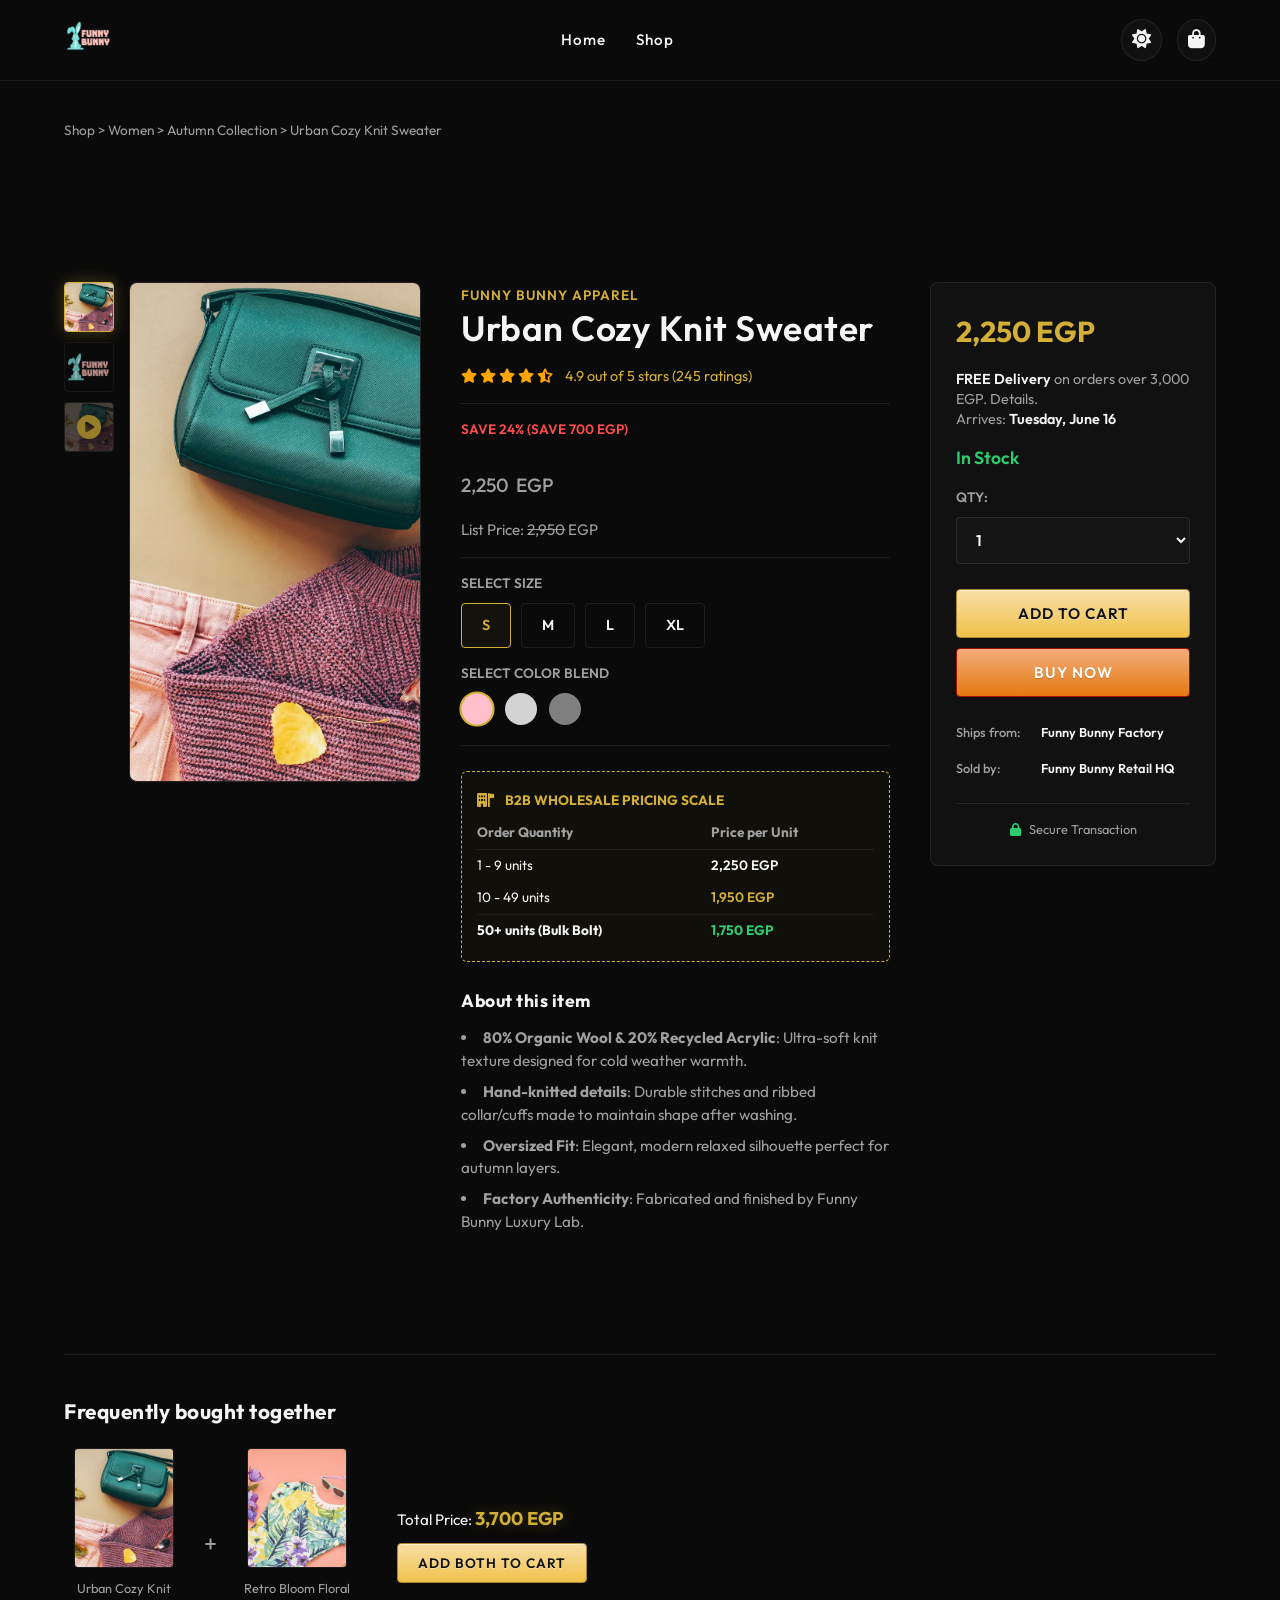
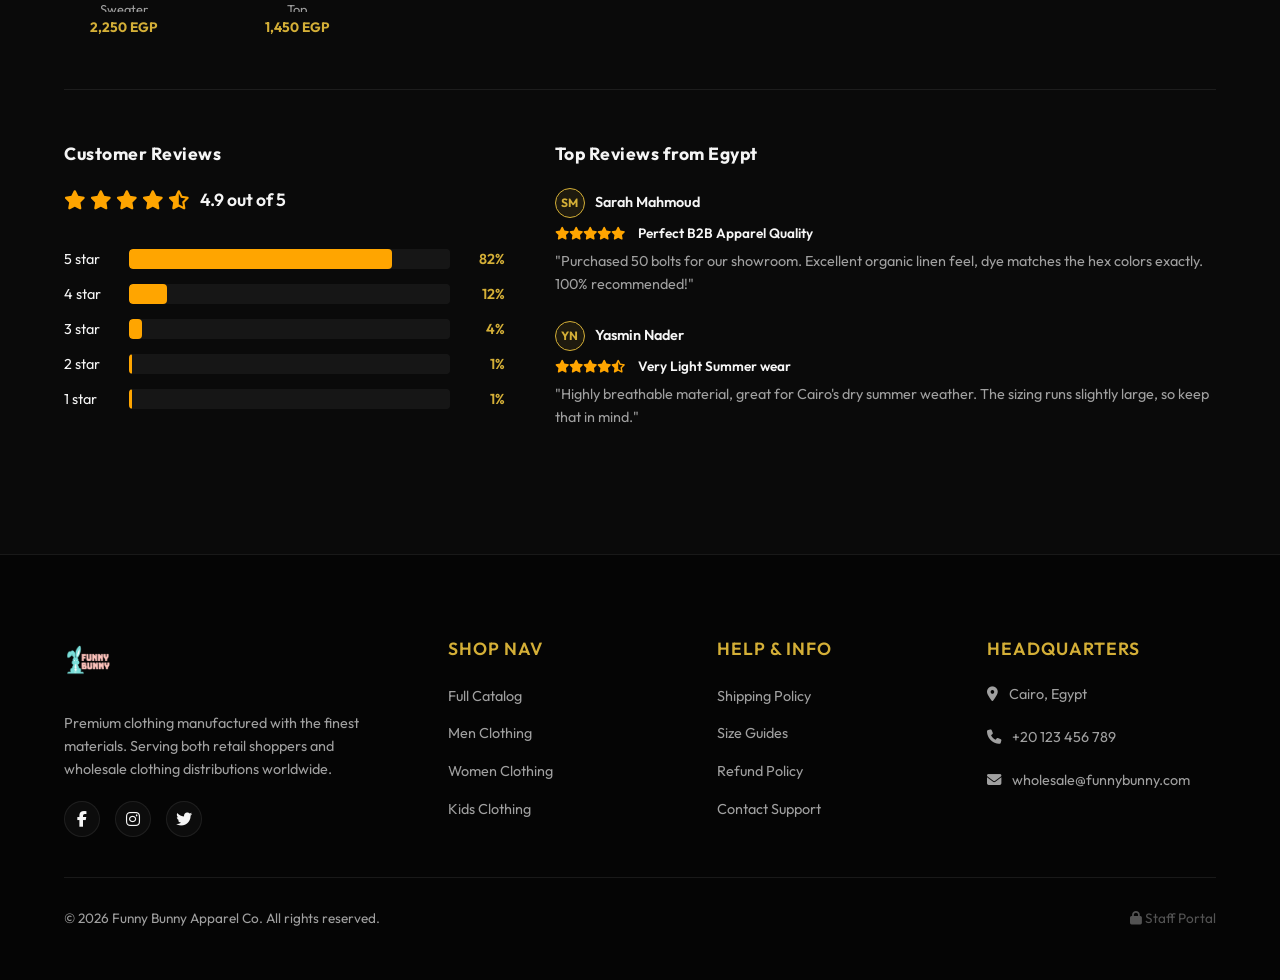
<file: knit-sweater.html>
<!DOCTYPE html>
<html lang="en">
<head>
    <meta charset="UTF-8">
    <meta name="viewport" content="width=device-width, initial-scale=1.0">
    <meta name="description" content="Purchase Urban Cozy Knit Sweater by Funny Bunny. Premium soft autumn wool, specs, care, B2B wholesale pricing scale.">
    <title>Funny Bunny | Urban Cozy Knit Sweater</title>
    <!-- Style Sheets -->
    <link rel="stylesheet" href="style.css">
    <!-- FontAwesome for Icons -->
    <link rel="stylesheet" href="https://cdnjs.cloudflare.com/ajax/libs/font-awesome/6.4.0/css/all.min.css">
</head>
<body>

    <!-- Header Navigation -->
    <header>
        <div class="nav-container">
            <a href="index.html" class="logo">
                <img src="assets/Logo.webp" alt="Funny Bunny Logo" id="logo-img">
            </a>
            <ul class="nav-links">
                <li><a href="index.html">Home</a></li>
                <li><a href="shop.html">Shop</a></li>
            </ul>
            <div class="nav-actions">
                <button class="theme-toggle-btn" id="theme-toggle-btn" aria-label="Toggle Theme">
                    <i class="fa-solid fa-sun"></i>
                </button>
                <a href="cart.html" class="cart-icon">
                    <i class="fa-solid fa-bag-shopping"></i>
                    <span class="cart-badge" id="cart-badge" style="display: none;">0</span>
                </a>
                <div class="menu-toggle">
                    <i class="fa-solid fa-bars"></i>
                </div>
            </div>
        </div>
    </header>

    <main class="container">
        <!-- Breadcrumbs -->
        <div style="font-size:0.85rem; color:var(--text-muted); margin-bottom: 20px; padding-top: 100px;">
            <a href="shop.html">Shop</a> &gt; <a href="shop.html?category=women">Women</a> &gt; Autumn Collection &gt; Urban Cozy Knit Sweater
        </div>

        <!-- 3-Column Amazon Layout -->
        <div class="amazon-layout">
            <!-- Column 1: Image Gallery & Video Player -->
            <div class="amazon-gallery-panel">
                <div class="amazon-thumbs-list">
                    <div class="amazon-thumb active" onclick="switchMedia('image', 'assets/stylish-outfit-with-sweater-purse-and-pink-jeans-2026-03-16-02-35-19-utc.webp', this)">
                        <img src="assets/stylish-outfit-with-sweater-purse-and-pink-jeans-2026-03-16-02-35-19-utc.webp" alt="Thumb 1">
                    </div>
                    <div class="amazon-thumb" onclick="switchMedia('image', 'assets/Logo.webp', this)">
                        <img src="assets/Logo.webp" alt="Thumb 2">
                    </div>
                    <!-- WebM Video Thumb -->
                    <div class="amazon-thumb" onclick="switchMedia('video', 'assets/Untitled Design (2).webm', this)" style="position:relative; display:flex; align-items:center; justify-content:center; background:#111;">
                        <i class="fa-solid fa-circle-play" style="font-size:1.5rem; color:var(--primary); position:absolute; z-index:3;"></i>
                        <img src="assets/stylish-outfit-with-sweater-purse-and-pink-jeans-2026-03-16-02-35-19-utc.webp" alt="Video Thumb" style="opacity:0.4;">
                    </div>
                </div>
                <div class="amazon-main-display" id="main-media-display">
                    <img id="main-image-el" data-edit-key="knit-sweater-img" src="assets/stylish-outfit-with-sweater-purse-and-pink-jeans-2026-03-16-02-35-19-utc.webp" alt="Urban Cozy Knit Sweater">
                </div>
            </div>

            <!-- Column 2: Product Information -->
            <div class="amazon-info-panel">
                <div>
                    <a href="shop.html" class="amazon-brand-link" data-edit-key="knit-sweater-brand">Funny Bunny Apparel</a>
                    <h1 class="amazon-title" data-edit-key="knit-sweater-title">Urban Cozy Knit Sweater</h1>
                </div>

                <div class="amazon-rating-row">
                    <div class="amazon-stars">
                        <i class="fa-solid fa-star"></i>
                        <i class="fa-solid fa-star"></i>
                        <i class="fa-solid fa-star"></i>
                        <i class="fa-solid fa-star"></i>
                        <i class="fa-solid fa-star-half-stroke"></i>
                    </div>
                    <span class="amazon-rating-count">4.9 out of 5 stars (245 ratings)</span>
                </div>

                <div class="amazon-price-row">
                    <span class="amazon-savings">Save 24% (Save 700 EGP)</span>
                    <div class="amazon-price-large">
                        <span data-edit-key="knit-sweater-price">2,250</span> <span>EGP</span>
                    </div>
                    <div class="amazon-original-price-row">
                        List Price: <span data-edit-key="knit-sweater-original-price">2,950</span> EGP
                    </div>
                </div>

                <!-- Product Selectors -->
                <div class="amazon-option-section">
                    <div>
                        <span class="amazon-option-label" style="display:block; margin-bottom:8px;">Select Size</span>
                        <div class="size-chips">
                            <div class="size-chip active" onclick="selectSize('S', this)">S</div>
                            <div class="size-chip" onclick="selectSize('M', this)">M</div>
                            <div class="size-chip" onclick="selectSize('L', this)">L</div>
                            <div class="size-chip" onclick="selectSize('XL', this)">XL</div>
                        </div>
                    </div>
                    <div>
                        <span class="amazon-option-label" style="display:block; margin-bottom:8px;">Select Color Blend</span>
                        <div class="color-swatches">
                            <div class="color-swatch active" style="background-color:#ffc0cb;" onclick="selectColor('#ffc0cb', this, 'assets/stylish-outfit-with-sweater-purse-and-pink-jeans-2026-03-16-02-35-19-utc.webp')"></div>
                            <div class="color-swatch" style="background-color:#d3d3d3;" onclick="selectColor('#d3d3d3', this, 'assets/female-spring-clothing-glasses-and-flowers-on-blu-2026-01-09-08-04-11-utc.webp')"></div>
                            <div class="color-swatch" style="background-color:#808080;" onclick="selectColor('#808080', this, 'assets/winter-clothes-and-accessories-for-outdoor-adventu-2026-03-27-01-49-26-utc.webp')"></div>
                        </div>
                    </div>
                </div>

                <!-- B2B Pricing Table -->
                <div style="background:rgba(212,175,55,0.03); border:1px dashed var(--primary); border-radius:6px; padding:15px; margin-top:10px;">
                    <span class="amazon-option-label" style="color:var(--primary); font-weight:700;"><i class="fa-solid fa-building-flag" style="margin-right:8px;"></i> B2B Wholesale Pricing Scale</span>
                    <table style="width:100%; font-size:0.85rem; border-collapse:collapse; margin-top:10px; text-align:left;">
                        <thead>
                            <tr style="border-bottom:1px solid var(--border-color); color:var(--text-muted);">
                                <th style="padding-bottom:5px;">Order Quantity</th>
                                <th style="padding-bottom:5px;">Price per Unit</th>
                            </tr>
                        </thead>
                        <tbody>
                            <tr>
                                <td style="padding:5px 0;">1 - 9 units</td>
                                <td style="padding:5px 0; font-weight:600;">2,250 EGP</td>
                            </tr>
                            <tr>
                                <td style="padding:5px 0;">10 - 49 units</td>
                                <td style="padding:5px 0; font-weight:600; color:var(--primary);">1,950 EGP</td>
                            </tr>
                            <tr style="border-top:1px solid rgba(255,255,255,0.05);">
                                <td style="padding:5px 0; font-weight:700;">50+ units (Bulk Bolt)</td>
                                <td style="padding:5px 0; font-weight:700; color:#2ecc71;">1,750 EGP</td>
                            </tr>
                        </tbody>
                    </table>
                </div>

                <!-- Bullet Points -->
                <div class="amazon-about-section">
                    <h3 class="amazon-about-title">About this item</h3>
                    <ul class="amazon-bullet-list">
                        <li data-edit-key="knit-sweater-bullet-1"><strong>80% Organic Wool & 20% Recycled Acrylic</strong>: Ultra-soft knit texture designed for cold weather warmth.</li>
                        <li data-edit-key="knit-sweater-bullet-2"><strong>Hand-knitted details</strong>: Durable stitches and ribbed collar/cuffs made to maintain shape after washing.</li>
                        <li data-edit-key="knit-sweater-bullet-3"><strong>Oversized Fit</strong>: Elegant, modern relaxed silhouette perfect for autumn layers.</li>
                        <li data-edit-key="knit-sweater-bullet-4"><strong>Factory Authenticity</strong>: Fabricated and finished by Funny Bunny Luxury Lab.</li>
                    </ul>
                </div>
            </div>

            <!-- Column 3: Amazon Buy Box -->
            <div class="amazon-buy-box">
                <div class="price"><span data-edit-key="knit-sweater-price">2,250</span> EGP</div>
                <div class="amazon-shipping-info">
                    <span>FREE Delivery</span> on orders over 3,000 EGP. Details.
                    <br>Arrives: <span>Tuesday, June 16</span>
                </div>
                <div class="amazon-stock-status">In Stock</div>
                
                <!-- Qty Dropdown -->
                <div class="form-group">
                    <label class="amazon-option-label" for="qty-select">Qty:</label>
                    <select id="qty-select">
                        <option value="1">1</option>
                        <option value="2">2</option>
                        <option value="3">3</option>
                        <option value="4">4</option>
                        <option value="5">5</option>
                        <option value="10">10 (Wholesale)</option>
                        <option value="50">50 (Bulk Bolt)</option>
                    </select>
                </div>

                <div style="display:flex; flex-direction:column; gap:10px; margin-top:10px;">
                    <button class="btn amazon-btn-add" onclick="handleAddToCart()">Add to Cart</button>
                    <button class="btn amazon-btn-buy" onclick="handleBuyNow()">Buy Now</button>
                </div>

                <div class="amazon-merchant-row" style="margin-top:10px;">
                    <span>Ships from:</span>
                    <span>Funny Bunny Factory</span>
                </div>
                <div class="amazon-merchant-row">
                    <span>Sold by:</span>
                    <span>Funny Bunny Retail HQ</span>
                </div>

                <div style="border-top:1px solid var(--border-color); padding-top:15px; margin-top:10px; font-size:0.8rem; color:var(--text-muted); text-align:center;">
                    <i class="fa-solid fa-lock" style="margin-right:5px; color:#2ecc71;"></i> Secure Transaction
                </div>
            </div>
        </div>

        <!-- Bundle: Frequently Bought Together (Knit Sweater + Floral Top) -->
        <div class="amazon-bundle-section">
            <h3 class="amazon-bundle-title">Frequently bought together</h3>
            <div class="amazon-bundle-flex">
                <div class="amazon-bundle-item">
                    <img src="assets/stylish-outfit-with-sweater-purse-and-pink-jeans-2026-03-16-02-35-19-utc.webp" alt="Item 1">
                    <div class="amazon-bundle-item-title" data-edit-key="knit-sweater-title">Urban Cozy Knit Sweater</div>
                    <div class="amazon-bundle-item-price"><span data-edit-key="knit-sweater-price">2,250</span> EGP</div>
                </div>
                <div class="amazon-bundle-plus">+</div>
                <div class="amazon-bundle-item">
                    <img src="assets/floral-top-with-sunglasses-and-colorful-jewelry-2026-03-19-23-40-24-utc.webp" alt="Item 2">
                    <div class="amazon-bundle-item-title" data-edit-key="floral-top-title">Retro Bloom Floral Top</div>
                    <div class="amazon-bundle-item-price"><span data-edit-key="floral-top-price">1,450</span> EGP</div>
                </div>
                <div class="amazon-bundle-buybox">
                    <p>Total Price: <span class="text-gold" style="font-weight:700; font-size:1.15rem;" id="bundle-total-price">3,700 EGP</span></p>
                    <button class="btn amazon-btn-add" style="font-size:0.85rem; padding:10px 20px;" onclick="addBundleToCart()">Add both to Cart</button>
                </div>
            </div>
        </div>

        <!-- Specifications & Customer Reviews Breakdown -->
        <div class="amazon-reviews-layout">
            <!-- Left: Reviews Histogram -->
            <div class="amazon-rating-histogram">
                <h3 class="amazon-about-title" style="margin-bottom:5px;">Customer Reviews</h3>
                <div style="display:flex; align-items:center; gap:10px; margin-bottom:20px;">
                    <div class="amazon-stars" style="font-size:1.2rem;">
                        <i class="fa-solid fa-star"></i>
                        <i class="fa-solid fa-star"></i>
                        <i class="fa-solid fa-star"></i>
                        <i class="fa-solid fa-star"></i>
                        <i class="fa-solid fa-star-half-stroke"></i>
                    </div>
                    <span style="font-weight:600; font-size:1.1rem;">4.9 out of 5</span>
                </div>

                <div class="amazon-histogram-row">
                    <span>5 star</span>
                    <div class="amazon-bar-bg"><div class="amazon-bar-fill" style="width: 82%;"></div></div>
                    <span>82%</span>
                </div>
                <div class="amazon-histogram-row">
                    <span>4 star</span>
                    <div class="amazon-bar-bg"><div class="amazon-bar-fill" style="width: 12%;"></div></div>
                    <span>12%</span>
                </div>
                <div class="amazon-histogram-row">
                    <span>3 star</span>
                    <div class="amazon-bar-bg"><div class="amazon-bar-fill" style="width: 4%;"></div></div>
                    <span>4%</span>
                </div>
                <div class="amazon-histogram-row">
                    <span>2 star</span>
                    <div class="amazon-bar-bg"><div class="amazon-bar-fill" style="width: 1%;"></div></div>
                    <span>1%</span>
                </div>
                <div class="amazon-histogram-row">
                    <span>1 star</span>
                    <div class="amazon-bar-bg"><div class="amazon-bar-fill" style="width: 1%;"></div></div>
                    <span>1%</span>
                </div>
            </div>

            <!-- Right: Written Reviews -->
            <div>
                <h3 class="amazon-about-title" style="margin-bottom:20px;">Top Reviews from Egypt</h3>
                <div style="margin-bottom:25px;">
                    <div style="display:flex; align-items:center; gap:10px; margin-bottom:5px;">
                        <div class="client-avatar" style="width:30px; height:30px; font-size:0.75rem;">SM</div>
                        <span style="font-weight:600; font-size:0.9rem;">Sarah Mahmoud</span>
                    </div>
                    <div class="amazon-stars" style="font-size:0.8rem; margin-bottom:5px;">
                        <i class="fa-solid fa-star"></i><i class="fa-solid fa-star"></i><i class="fa-solid fa-star"></i><i class="fa-solid fa-star"></i><i class="fa-solid fa-star"></i>
                        <span style="color:var(--text-main); font-weight:600; margin-left:10px; font-size:0.85rem;">Perfect B2B Apparel Quality</span>
                    </div>
                    <p style="font-size:0.9rem; color:var(--text-muted);">"Purchased 50 bolts for our showroom. Excellent organic linen feel, dye matches the hex colors exactly. 100% recommended!"</p>
                </div>
                <div style="margin-bottom:25px;">
                    <div style="display:flex; align-items:center; gap:10px; margin-bottom:5px;">
                        <div class="client-avatar" style="width:30px; height:30px; font-size:0.75rem;">YN</div>
                        <span style="font-weight:600; font-size:0.9rem;">Yasmin Nader</span>
                    </div>
                    <div class="amazon-stars" style="font-size:0.8rem; margin-bottom:5px;">
                        <i class="fa-solid fa-star"></i><i class="fa-solid fa-star"></i><i class="fa-solid fa-star"></i><i class="fa-solid fa-star"></i><i class="fa-solid fa-star-half-stroke"></i>
                        <span style="color:var(--text-main); font-weight:600; margin-left:10px; font-size:0.85rem;">Very Light Summer wear</span>
                    </div>
                    <p style="font-size:0.9rem; color:var(--text-muted);">"Highly breathable material, great for Cairo's dry summer weather. The sizing runs slightly large, so keep that in mind."</p>
                </div>
            </div>
        </div>
    </main>

    <!-- Footer Section -->
    <footer>
        <div class="container">
            <div class="footer-grid">
                <div>
                    <a href="index.html" class="footer-logo">
                        <img src="assets/Logo.webp" alt="Funny Bunny Logo">
                    </a>
                    <p class="footer-desc">Premium clothing manufactured with the finest materials. Serving both retail shoppers and wholesale clothing distributions worldwide.</p>
                    <div class="footer-socials">
                        <a href="#" class="social-icon"><i class="fa-brands fa-facebook-f"></i></a>
                        <a href="#" class="social-icon"><i class="fa-brands fa-instagram"></i></a>
                        <a href="#" class="social-icon"><i class="fa-brands fa-twitter"></i></a>
                    </div>
                </div>
                <div>
                    <h4 class="footer-title">Shop Nav</h4>
                    <ul class="footer-links">
                        <li><a href="shop.html">Full Catalog</a></li>
                        <li><a href="shop.html?category=men">Men Clothing</a></li>
                        <li><a href="shop.html?category=women">Women Clothing</a></li>
                        <li><a href="shop.html?category=kids">Kids Clothing</a></li>
                    </ul>
                </div>
                <div>
                    <h4 class="footer-title">Help & Info</h4>
                    <ul class="footer-links">
                        <li><a href="#">Shipping Policy</a></li>
                        <li><a href="#">Size Guides</a></li>
                        <li><a href="#">Refund Policy</a></li>
                        <li><a href="#">Contact Support</a></li>
                    </ul>
                </div>
                <div>
                    <h4 class="footer-title">Headquarters</h4>
                    <ul class="footer-links">
                        <li style="color: var(--text-muted); font-size: 0.9rem; margin-bottom: 8px;"><i class="fa-solid fa-location-dot" style="margin-right: 8px;"></i> Cairo, Egypt</li>
                        <li style="color: var(--text-muted); font-size: 0.9rem; margin-bottom: 8px;"><i class="fa-solid fa-phone" style="margin-right: 8px;"></i> +20 123 456 789</li>
                        <li style="color: var(--text-muted); font-size: 0.9rem;"><i class="fa-solid fa-envelope" style="margin-right: 8px;"></i> wholesale@funnybunny.com</li>
                    </ul>
                </div>
            </div>
            <div class="footer-bottom">
                <p>&copy; 2026 Funny Bunny Apparel Co. All rights reserved.</p>
                <div class="admin-portal-trigger" id="admin-portal-btn">
                    <i class="fa-solid fa-lock"></i> Staff Portal
                </div>
            </div>
        </div>
    </footer>

    <!-- Shared Store Script -->
    <script src="store.js"></script>

    <!-- Page Script -->
    <script>
        let selectedSize = 'S';
        let selectedColor = '#ffffff';

        function switchMedia(type, path, element) {
            document.querySelectorAll('.amazon-thumb').forEach(t => t.classList.remove('active'));
            element.classList.add('active');

            const container = document.getElementById('main-media-display');
            if (type === 'video') {
                container.innerHTML = `
                    <video autoplay muted loop playsinline controls style="width:100%; height:100%; object-fit:cover;">
                        <source src="${path}" type="video/webm">
                    </video>
                `;
            } else {
                container.innerHTML = `
                    <img id="main-image-el" src="${path}" alt="Urban Cozy Knit Sweater">
                `;
            }
        }

        function selectSize(size, el) {
            document.querySelectorAll('.size-chip').forEach(c => c.classList.remove('active'));
            el.classList.add('active');
            selectedSize = size;
        }

        function selectColor(color, el, imgPath) {
            document.querySelectorAll('.color-swatch').forEach(s => s.classList.remove('active'));
            el.classList.add('active');
            selectedColor = color;

            if (imgPath) {
                const imgEl = document.getElementById('main-image-el');
                if (imgEl) {
                    imgEl.style.opacity = '0.3';
                    imgEl.style.transition = 'opacity 0.2s ease';
                    setTimeout(() => {
                        imgEl.src = imgPath;
                        imgEl.style.opacity = '1';
                    }, 200);
                }
            }
        }

        function handleAddToCart() {
            const qty = parseInt(document.getElementById('qty-select').value) || 1;
            addToCart('knit-sweater', qty, selectedSize, selectedColor);
        }

        function handleBuyNow() {
            const qty = parseInt(document.getElementById('qty-select').value) || 1;
            addToCart('knit-sweater', qty, selectedSize, selectedColor);
            window.location.href = 'checkout.html';
        }

        function addBundleToCart() {
            // Add knit sweater
            addToCart('knit-sweater', 1, selectedSize, selectedColor);
            // Add floral top
            addToCart('floral-top', 1, 'M', 'Default');
            window.location.href = 'cart.html';
        }
    </script>
</body>
</html>
</file>
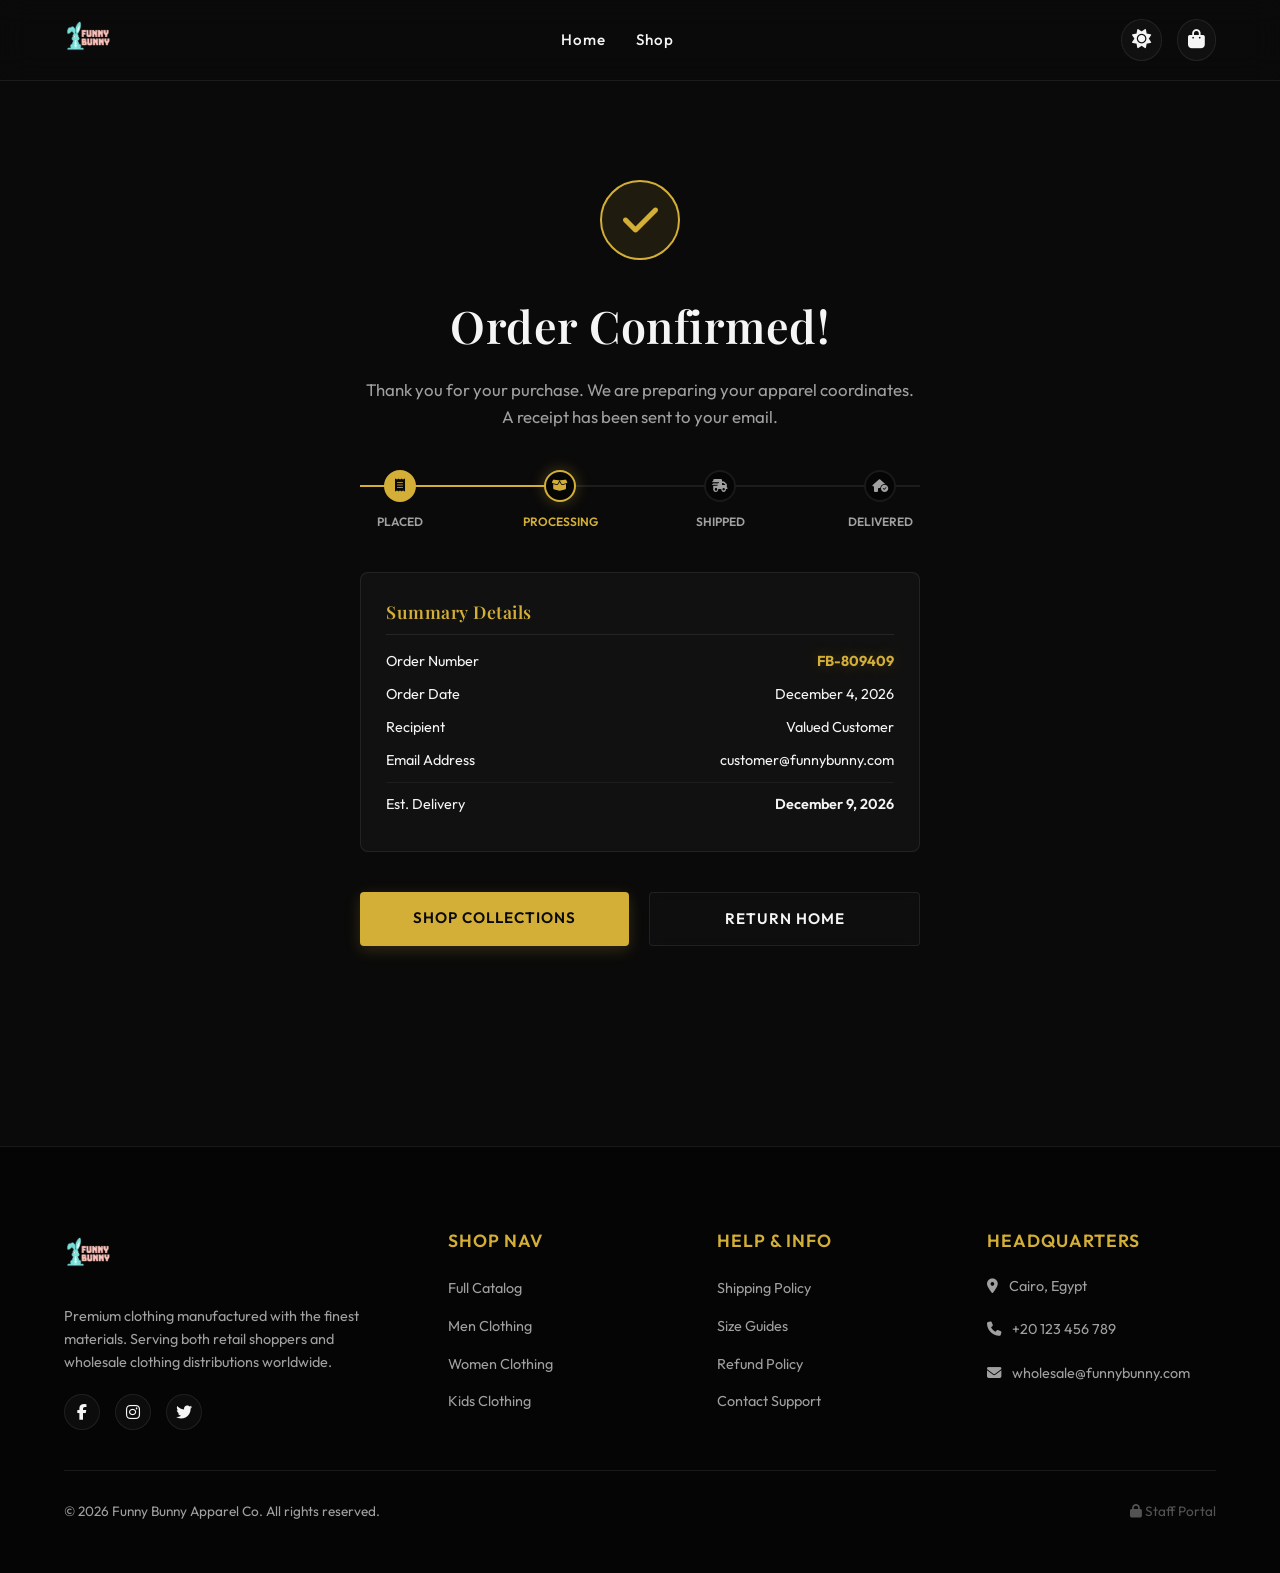
<file: success.html>
<!DOCTYPE html>
<html lang="en">
<head>
    <meta charset="UTF-8">
    <meta name="viewport" content="width=device-width, initial-scale=1.0">
    <meta name="description" content="Thank you for your Funny Bunny apparel purchase. Track your simulated shipping steps.">
    <title>Funny Bunny | Order Successful</title>
    <!-- Style Sheets -->
    <link rel="stylesheet" href="style.css">
    <!-- FontAwesome for Icons -->
    <link rel="stylesheet" href="https://cdnjs.cloudflare.com/ajax/libs/font-awesome/6.4.0/css/all.min.css">
</head>
<body>

    <!-- Header Navigation -->
    <header>
        <div class="nav-container">
            <a href="index.html" class="logo">
                <img src="assets/Logo.webp" alt="Funny Bunny Logo" id="logo-img">
            </a>
            <ul class="nav-links">
                <li><a href="index.html">Home</a></li>
                <li><a href="shop.html">Shop</a></li>
            </ul>
            <div class="nav-actions">
                <button class="theme-toggle-btn" id="theme-toggle-btn" aria-label="Toggle Theme">
                    <i class="fa-solid fa-sun"></i>
                </button>
                <a href="cart.html" class="cart-icon">
                    <i class="fa-solid fa-bag-shopping"></i>
                    <span class="cart-badge" id="cart-badge" style="display: none;">0</span>
                </a>
                <div class="menu-toggle">
                    <i class="fa-solid fa-bars"></i>
                </div>
            </div>
        </div>
    </header>

    <main class="container">
        <div class="success-layout">
            <div class="success-icon">
                <i class="fa-solid fa-check"></i>
            </div>
            <h1 class="success-title">Order Confirmed!</h1>
            <p class="success-desc">Thank you for your purchase. We are preparing your apparel coordinates. A receipt has been sent to your email.</p>

            <!-- Order Progress Tracker -->
            <div class="order-tracker">
                <div class="tracker-steps">
                    <div class="tracker-step-line-active" id="tracker-progress-line"></div>
                    <div class="tracker-step completed">
                        <div class="tracker-node"><i class="fa-solid fa-receipt"></i></div>
                        <span class="tracker-label">Placed</span>
                    </div>
                    <div class="tracker-step active">
                        <div class="tracker-node"><i class="fa-solid fa-box-open"></i></div>
                        <span class="tracker-label">Processing</span>
                    </div>
                    <div class="tracker-step">
                        <div class="tracker-node"><i class="fa-solid fa-truck-fast"></i></div>
                        <span class="tracker-label">Shipped</span>
                    </div>
                    <div class="tracker-step">
                        <div class="tracker-node"><i class="fa-solid fa-house-circle-check"></i></div>
                        <span class="tracker-label">Delivered</span>
                    </div>
                </div>
            </div>

            <!-- Order Details Box -->
            <div class="success-summary">
                <h3 class="success-summary-title">Summary Details</h3>
                <div class="success-summary-row">
                    <span>Order Number</span>
                    <span id="summ-ord-no" style="font-weight:700;" class="text-gold">FB-592834</span>
                </div>
                <div class="success-summary-row">
                    <span>Order Date</span>
                    <span id="summ-ord-date">June 13, 2026</span>
                </div>
                <div class="success-summary-row">
                    <span>Recipient</span>
                    <span id="summ-ord-name">John Doe</span>
                </div>
                <div class="success-summary-row">
                    <span>Email Address</span>
                    <span id="summ-ord-email">john@example.com</span>
                </div>
                <div class="success-summary-row" style="border-top:1px solid rgba(255,255,255,0.05); margin-top:10px; padding-top:10px;">
                    <span>Est. Delivery</span>
                    <span id="summ-ord-del" style="font-weight:600;">June 18, 2026</span>
                </div>
            </div>

            <div style="display:flex; gap:20px; width:100%;">
                <a href="shop.html" class="btn btn-primary" style="flex:1;">Shop Collections</a>
                <a href="index.html" class="btn btn-outline" style="flex:1;">Return Home</a>
            </div>
        </div>
    </main>

    <!-- Footer Section -->
    <footer>
        <div class="container">
            <div class="footer-grid">
                <div>
                    <a href="index.html" class="footer-logo">
                        <img src="assets/Logo.webp" alt="Funny Bunny Logo">
                    </a>
                    <p class="footer-desc">Premium clothing manufactured with the finest materials. Serving both retail shoppers and wholesale clothing distributions worldwide.</p>
                    <div class="footer-socials">
                        <a href="#" class="social-icon"><i class="fa-brands fa-facebook-f"></i></a>
                        <a href="#" class="social-icon"><i class="fa-brands fa-instagram"></i></a>
                        <a href="#" class="social-icon"><i class="fa-brands fa-twitter"></i></a>
                    </div>
                </div>
                <div>
                    <h4 class="footer-title">Shop Nav</h4>
                    <ul class="footer-links">
                        <li><a href="shop.html">Full Catalog</a></li>
                        <li><a href="shop.html?category=men">Men Clothing</a></li>
                        <li><a href="shop.html?category=women">Women Clothing</a></li>
                        <li><a href="shop.html?category=kids">Kids Clothing</a></li>
                    </ul>
                </div>
                <div>
                    <h4 class="footer-title">Help & Info</h4>
                    <ul class="footer-links">
                        <li><a href="#">Shipping Policy</a></li>
                        <li><a href="#">Size Guides</a></li>
                        <li><a href="#">Refund Policy</a></li>
                        <li><a href="#">Contact Support</a></li>
                    </ul>
                </div>
                <div>
                    <h4 class="footer-title">Headquarters</h4>
                    <ul class="footer-links">
                        <li style="color: var(--text-muted); font-size: 0.9rem; margin-bottom: 8px;"><i class="fa-solid fa-location-dot" style="margin-right: 8px;"></i> Cairo, Egypt</li>
                        <li style="color: var(--text-muted); font-size: 0.9rem; margin-bottom: 8px;"><i class="fa-solid fa-phone" style="margin-right: 8px;"></i> +20 123 456 789</li>
                        <li style="color: var(--text-muted); font-size: 0.9rem;"><i class="fa-solid fa-envelope" style="margin-right: 8px;"></i> wholesale@funnybunny.com</li>
                    </ul>
                </div>
            </div>
            <div class="footer-bottom">
                <p>&copy; 2026 Funny Bunny Apparel Co. All rights reserved.</p>
                <div class="admin-portal-trigger" id="admin-portal-btn">
                    <i class="fa-solid fa-lock"></i> Staff Portal
                </div>
            </div>
        </div>
    </footer>

    <!-- Shared Store Script -->
    <script src="store.js"></script>

    <!-- Page Script -->
    <script>
        document.addEventListener('DOMContentLoaded', () => {
            const orderStr = localStorage.getItem('fb_last_order');
            let order = null;
            try {
                order = orderStr ? JSON.parse(orderStr) : null;
            } catch(e) {}

            if (order) {
                document.getElementById('summ-ord-no').textContent = order.orderNo;
                document.getElementById('summ-ord-date').textContent = order.date;
                document.getElementById('summ-ord-name').textContent = order.name;
                document.getElementById('summ-ord-email').textContent = order.email;

                const delDate = new Date();
                delDate.setDate(delDate.getDate() + 5);
                document.getElementById('summ-ord-del').textContent = delDate.toLocaleDateString('en-US', { year: 'numeric', month: 'long', day: 'numeric' });
            } else {
                const randNo = 'FB-' + Math.floor(100000 + Math.random() * 900000);
                const today = new Date().toLocaleDateString('en-US', { year: 'numeric', month: 'long', day: 'numeric' });
                const delDate = new Date();
                delDate.setDate(delDate.getDate() + 5);

                document.getElementById('summ-ord-no').textContent = randNo;
                document.getElementById('summ-ord-date').textContent = today;
                document.getElementById('summ-ord-name').textContent = 'Valued Customer';
                document.getElementById('summ-ord-email').textContent = 'customer@funnybunny.com';
                document.getElementById('summ-ord-del').textContent = delDate.toLocaleDateString('en-US', { year: 'numeric', month: 'long', day: 'numeric' });
            }

            clearCart();
        });
    </script>
</body>
</html>
</file>
<file: style.css>
@import url('https://fonts.googleapis.com/css2?family=Outfit:wght@300;400;500;600;700&family=Playfair+Display:ital,wght@0,400;0,600;0,700;1,400&display=swap');

:root {
    --primary: #D4AF37;
    --primary-hover: #F3CD5F;
    --primary-rgb: 212, 175, 55;
    --bg-dark: #0a0a0a;
    --bg-darker: #050505;
    --bg-card: rgba(255, 255, 255, 0.03);
    --bg-card-hover: rgba(255, 255, 255, 0.07);
    --border-color: rgba(255, 255, 255, 0.08);
    --border-color-hover: rgba(255, 255, 255, 0.15);
    --text-main: #f5f5f5;
    --text-muted: #a0a0a0;
    --text-dark: #0a0a0a;
    --font-primary: 'Outfit', sans-serif;
    --font-serif: 'Playfair Display', serif;
    --shadow-glow: 0 8px 32px 0 rgba(0, 0, 0, 0.37);
    --shadow-gold: 0 0 15px rgba(212, 175, 55, 0.3);
    --transition-smooth: all 0.3s cubic-bezier(0.25, 0.8, 0.25, 1);
}

/* Light Mode Overrides */
body.light-mode {
    --bg-dark: #f8f9fa;
    --bg-darker: #ffffff;
    --bg-card: rgba(0, 0, 0, 0.03);
    --bg-card-hover: rgba(0, 0, 0, 0.06);
    --border-color: rgba(0, 0, 0, 0.08);
    --border-color-hover: rgba(0, 0, 0, 0.15);
    --text-main: #212529;
    --text-muted: #6c757d;
    --shadow-glow: 0 8px 32px 0 rgba(0, 0, 0, 0.06);
}

body.light-mode header {
    background: rgba(248, 249, 250, 0.85);
}

body.light-mode header.scrolled {
    background: rgba(255, 255, 255, 0.98);
}

body.light-mode .hero-overlay {
    background: linear-gradient(to bottom, rgba(248,249,250,0.3) 0%, rgba(248,249,250,0.85) 100%);
}

body.light-mode .hero-desc {
    color: #495057;
}

body.light-mode .customizer-panel {
    background: rgba(255, 255, 255, 0.98);
    color: #212529;
}

body.light-mode .card-front {
    background: linear-gradient(135deg, #f0f0f0, #e0e0e0, #d0d0d0);
    border: 1px solid rgba(0, 0, 0, 0.1);
}

body.light-mode .card-front .card-number-display,
body.light-mode .card-front .card-holder-display,
body.light-mode .card-front .card-expiry-display,
body.light-mode .card-front .card-brand {
    color: #212529;
}

body.light-mode .card-front .card-label {
    color: #6c757d;
}

body.light-mode .card-back {
    background: linear-gradient(135deg, #e0e0e0, #c8c8c8);
}

body.light-mode .sort-box select option {
    background: #ffffff;
    color: #212529;
}

/* Reset & Global Styles */
* {
    box-sizing: border-box;
    margin: 0;
    padding: 0;
}

html, body {
    background-color: var(--bg-dark);
    color: var(--text-main);
    font-family: var(--font-primary);
    line-height: 1.6;
    overflow-x: hidden;
    width: 100%;
    margin: 0;
    padding: 0;
    transition: background-color 0.4s ease, color 0.4s ease;
}

a {
    color: inherit;
    text-decoration: none;
    transition: var(--transition-smooth);
}

button, input, select, textarea {
    font-family: inherit;
    background: none;
    border: none;
    color: inherit;
    outline: none;
}

/* Scrollbar */
::-webkit-scrollbar {
    width: 8px;
    height: 8px;
}
::-webkit-scrollbar-track {
    background: var(--bg-darker);
}
::-webkit-scrollbar-thumb {
    background: rgba(128, 128, 128, 0.2);
    border-radius: 4px;
}
::-webkit-scrollbar-thumb:hover {
    background: var(--primary);
}

/* Typography & Layout Utilities */
h1, h2, h3, h4, h5, h6 {
    font-family: var(--font-serif);
    font-weight: 600;
    letter-spacing: 0.5px;
}

.container {
    width: 90%;
    max-width: 1200px;
    margin: 0 auto;
    padding: 20px 0;
}

.text-gold {
    color: var(--primary);
    text-shadow: var(--shadow-gold);
}

.section-title {
    font-size: 2.5rem;
    text-align: center;
    margin-bottom: 3rem;
    position: relative;
}

.section-title::after {
    content: '';
    display: block;
    width: 60px;
    height: 2px;
    background: var(--primary);
    margin: 15px auto 0;
}

/* Navigation Header */
header {
    position: fixed;
    top: 0;
    left: 0;
    width: 100%;
    z-index: 1000;
    background: rgba(10, 10, 10, 0.8);
    backdrop-filter: blur(15px);
    -webkit-backdrop-filter: blur(15px);
    border-bottom: 1px solid var(--border-color);
    transition: var(--transition-smooth);
}

header.scrolled {
    background: rgba(5, 5, 5, 0.95);
    box-shadow: 0 4px 30px rgba(0, 0, 0, 0.5);
}

.nav-container {
    display: flex;
    justify-content: space-between;
    align-items: center;
    height: 80px;
    padding: 0 5%;
}

.logo img {
    height: 50px;
    object-fit: contain;
    transition: var(--transition-smooth);
}

.logo img:hover {
    transform: scale(1.05);
}

.nav-links {
    display: flex;
    gap: 30px;
    list-style: none;
}

.nav-links a {
    font-weight: 500;
    letter-spacing: 1px;
    font-size: 0.95rem;
    position: relative;
    padding: 5px 0;
}

.nav-links a::after {
    content: '';
    position: absolute;
    bottom: 0;
    left: 0;
    width: 0;
    height: 1px;
    background-color: var(--primary);
    transition: var(--transition-smooth);
}

.nav-links a:hover {
    color: var(--primary);
}

.nav-links a:hover::after,
.nav-links a.active::after {
    width: 100%;
}

.nav-links a.active {
    color: var(--primary);
}

.nav-actions {
    display: flex;
    align-items: center;
    gap: 15px;
}

.cart-icon, .theme-toggle-btn {
    position: relative;
    font-size: 1.2rem;
    cursor: pointer;
    display: flex;
    align-items: center;
    padding: 10px;
    border-radius: 50%;
    background: var(--bg-card);
    border: 1px solid var(--border-color);
    transition: var(--transition-smooth);
}

.cart-icon:hover, .theme-toggle-btn:hover {
    border-color: var(--primary);
    background: var(--bg-card-hover);
    transform: translateY(-2px);
}

.cart-badge {
    position: absolute;
    top: -5px;
    right: -5px;
    background: var(--primary);
    color: var(--text-dark);
    font-size: 0.75rem;
    font-weight: 700;
    width: 18px;
    height: 18px;
    border-radius: 50%;
    display: flex;
    align-items: center;
    justify-content: center;
    box-shadow: 0 0 8px var(--primary);
}

.menu-toggle {
    display: none;
    font-size: 1.5rem;
    cursor: pointer;
}

/* Hero Section */
.hero {
    position: relative;
    height: 100vh;
    display: flex;
    align-items: center;
    justify-content: center;
    text-align: center;
    overflow: hidden;
    padding-top: 80px;
    z-index: 1;
}

.hero-video-bg {
    position: absolute;
    top: 0;
    left: 0;
    width: 100%;
    height: 100%;
    object-fit: cover;
    z-index: -2;
    opacity: 0.55;
}

.hero-overlay {
    position: absolute;
    top: 0;
    left: 0;
    width: 100%;
    height: 100%;
    background: linear-gradient(to bottom, rgba(10,10,10,0.3) 0%, rgba(10,10,10,0.85) 100%);
    z-index: -1;
    transition: var(--transition-smooth);
}

.hero-content {
    max-width: 800px;
    padding: 20px;
    z-index: 1;
    animation: fadeInUp 1s ease-out;
}

.hero-subtitle {
    font-size: 1.1rem;
    font-weight: 600;
    letter-spacing: 4px;
    text-transform: uppercase;
    margin-bottom: 15px;
    color: var(--primary);
}

.hero-title {
    font-size: 4rem;
    line-height: 1.1;
    margin-bottom: 25px;
    font-family: var(--font-serif);
}

.hero-desc {
    font-size: 1.1rem;
    color: var(--text-muted);
    margin-bottom: 35px;
    font-weight: 300;
}

/* Buttons */
.btn {
    display: inline-block;
    padding: 14px 32px;
    font-size: 0.95rem;
    font-weight: 600;
    letter-spacing: 1px;
    text-transform: uppercase;
    border-radius: 4px;
    cursor: pointer;
    transition: var(--transition-smooth);
    text-align: center;
}

.btn-primary {
    background: var(--primary);
    color: var(--text-dark) !important;
    box-shadow: 0 4px 15px rgba(212, 175, 55, 0.2);
}

.btn-primary:hover {
    background: var(--primary-hover);
    transform: translateY(-2px);
    box-shadow: 0 6px 20px rgba(212, 175, 55, 0.4);
}

.btn-outline {
    border: 1px solid var(--border-color);
    background: rgba(255, 255, 255, 0.02);
    backdrop-filter: blur(5px);
}

.btn-outline:hover {
    border-color: var(--primary);
    color: var(--primary);
    transform: translateY(-2px);
}

.product-card-btn.btn-outline {
    color: #ffffff;
}

.product-card-btn.btn-outline:hover {
    color: var(--primary);
}

.hero-actions {
    display: flex;
    gap: 20px;
    justify-content: center;
}

/* Category Grid */
.categories-grid {
    display: grid;
    grid-template-columns: repeat(auto-fit, minmax(280px, 1fr));
    gap: 30px;
    margin-top: 2rem;
}

.category-card {
    position: relative;
    height: 400px;
    border-radius: 8px;
    overflow: hidden;
    border: 1px solid var(--border-color);
    box-shadow: var(--shadow-glow);
    transition: var(--transition-smooth);
}

.category-card img {
    width: 100%;
    height: 100%;
    object-fit: cover;
    transition: var(--transition-smooth);
    opacity: 0.8;
}

.category-card-overlay {
    position: absolute;
    top: 0;
    left: 0;
    width: 100%;
    height: 100%;
    background: linear-gradient(to top, rgba(5,5,5,0.9) 0%, rgba(5,5,5,0.2) 60%, rgba(5,5,5,0) 100%);
    display: flex;
    flex-direction: column;
    justify-content: flex-end;
    padding: 30px;
    z-index: 2;
}

.category-card h3 {
    font-size: 1.8rem;
    margin-bottom: 8px;
    color: #ffffff;
}

.category-card p {
    font-size: 0.9rem;
    color: #dddddd;
    margin-bottom: 15px;
}

.category-card:hover {
    transform: translateY(-5px);
    border-color: var(--primary);
}

.category-card:hover img {
    transform: scale(1.05);
    opacity: 0.6;
}

/* Seasonal Collections Grid */
.seasonal-grid {
    display: grid;
    grid-template-columns: repeat(4, 1fr);
    gap: 20px;
    margin-top: 2rem;
}

.season-card {
    position: relative;
    height: 300px;
    border-radius: 8px;
    overflow: hidden;
    border: 1px solid var(--border-color);
    transition: var(--transition-smooth);
}

.season-card img {
    width: 100%;
    height: 100%;
    object-fit: cover;
    transition: var(--transition-smooth);
    opacity: 0.85;
}

.season-card-overlay {
    position: absolute;
    top: 0;
    left: 0;
    width: 100%;
    height: 100%;
    background: rgba(0,0,0,0.5);
    display: flex;
    flex-direction: column;
    justify-content: center;
    align-items: center;
    text-align: center;
    padding: 20px;
    transition: var(--transition-smooth);
}

.season-card h3 {
    font-size: 1.6rem;
    color: #ffffff;
    margin-bottom: 5px;
    text-transform: uppercase;
}

.season-card span {
    font-size: 0.85rem;
    color: var(--primary);
    font-weight: 600;
    letter-spacing: 1px;
    opacity: 0;
    transform: translateY(10px);
    transition: var(--transition-smooth);
}

.season-card:hover {
    transform: translateY(-5px);
    border-color: var(--primary);
}

.season-card:hover img {
    transform: scale(1.05);
}

.season-card:hover .season-card-overlay {
    background: rgba(0,0,0,0.7);
}

.season-card:hover span {
    opacity: 1;
    transform: translateY(0);
}

/* Fabrics & Fabrication Banner */
.fabric-section {
    background: linear-gradient(135deg, var(--bg-darker), rgba(212,175,55,0.05));
    border-top: 1px solid var(--border-color);
    border-bottom: 1px solid var(--border-color);
    padding: 80px 0;
}

.fabric-banner {
    display: grid;
    grid-template-columns: 1.1fr 0.9fr;
    gap: 50px;
    align-items: center;
}

.fabric-banner-content h2 {
    font-size: 2.8rem;
    margin-bottom: 20px;
    line-height: 1.2;
}

.fabric-banner-content p {
    color: var(--text-muted);
    font-size: 1.05rem;
    margin-bottom: 30px;
}

.fabric-highlights {
    display: grid;
    grid-template-columns: repeat(3, 1fr);
    gap: 20px;
    margin-bottom: 30px;
}

.fabric-highlight-card {
    background: var(--bg-card);
    border: 1px solid var(--border-color);
    border-radius: 6px;
    padding: 15px;
    text-align: center;
    transition: var(--transition-smooth);
}

.fabric-highlight-card:hover {
    border-color: var(--primary);
    transform: translateY(-3px);
}

.fabric-highlight-card h4 {
    font-family: var(--font-primary);
    font-size: 1rem;
    margin-bottom: 5px;
    color: var(--primary);
}

.fabric-highlight-card p {
    font-size: 0.8rem;
    margin: 0;
}

.fabric-banner-img {
    height: 450px;
    border-radius: 8px;
    overflow: hidden;
    border: 1px solid var(--border-color);
    box-shadow: var(--shadow-glow);
}

.fabric-banner-img img {
    width: 100%;
    height: 100%;
    object-fit: cover;
}

/* Testimonials & Social Proof */
.testimonials-section {
    padding: 80px 0;
    background: linear-gradient(to bottom, var(--bg-dark), var(--bg-darker));
}

.testimonials-grid {
    display: grid;
    grid-template-columns: repeat(auto-fit, minmax(300px, 1fr));
    gap: 30px;
    margin-top: 2rem;
}

.testimonial-card {
    background: var(--bg-card);
    border: 1px solid var(--border-color);
    padding: 35px;
    border-radius: 8px;
    transition: var(--transition-smooth);
    position: relative;
    box-shadow: var(--shadow-glow);
}

.testimonial-card:hover {
    border-color: var(--primary);
    transform: translateY(-5px);
    background: var(--bg-card-hover);
}

.testimonial-stars {
    color: #ffa500;
    font-size: 0.95rem;
    margin-bottom: 15px;
}

.testimonial-text {
    font-style: italic;
    color: var(--text-main);
    font-size: 0.95rem;
    margin-bottom: 25px;
    line-height: 1.7;
}

.testimonial-client {
    display: flex;
    align-items: center;
    gap: 15px;
}

.client-avatar {
    width: 44px;
    height: 44px;
    border-radius: 50%;
    background: rgba(212, 175, 55, 0.1);
    border: 1px solid var(--primary);
    color: var(--primary);
    display: flex;
    align-items: center;
    justify-content: center;
    font-weight: 700;
    font-size: 0.95rem;
}

.client-details h4 {
    font-family: var(--font-primary);
    font-size: 0.95rem;
    margin: 0 0 2px 0;
}

.client-details p {
    font-size: 0.75rem;
    color: var(--text-muted);
    margin: 0;
}

/* Gallery Section */
.gallery-section {
    padding: 80px 0;
    background: var(--bg-dark);
}

.gallery-grid {
    display: grid;
    grid-template-columns: repeat(3, 1fr);
    gap: 20px;
    margin-top: 2rem;
}

.gallery-item {
    height: 280px;
    border-radius: 8px;
    overflow: hidden;
    border: 1px solid var(--border-color);
    position: relative;
    cursor: pointer;
    box-shadow: var(--shadow-glow);
}

.gallery-item img {
    width: 100%;
    height: 100%;
    object-fit: cover;
    transition: var(--transition-smooth);
}

.gallery-item-overlay {
    position: absolute;
    top: 0;
    left: 0;
    width: 100%;
    height: 100%;
    background: rgba(5,5,5,0.7);
    opacity: 0;
    display: flex;
    flex-direction: column;
    justify-content: center;
    align-items: center;
    transition: var(--transition-smooth);
    color: #ffffff;
    padding: 20px;
    text-align: center;
}

.gallery-item-overlay h4 {
    color: var(--primary);
    font-size: 1.15rem;
    margin-bottom: 5px;
    text-transform: uppercase;
}

.gallery-item-overlay p {
    font-size: 0.8rem;
    color: #dddddd;
}

.gallery-item:hover img {
    transform: scale(1.05);
}

.gallery-item:hover .gallery-item-overlay {
    opacity: 1;
}

/* Location Section */
.location-section {
    padding: 80px 0;
    background: linear-gradient(to bottom, var(--bg-darker), var(--bg-dark));
    border-top: 1px solid var(--border-color);
}

.location-grid {
    display: grid;
    grid-template-columns: 1fr 1.1fr;
    gap: 50px;
    align-items: center;
    margin-top: 2rem;
}

.location-info h3 {
    font-size: 2rem;
    margin-bottom: 25px;
    color: var(--primary);
}

.location-info-list {
    list-style: none;
    display: flex;
    flex-direction: column;
    gap: 20px;
    margin-bottom: 30px;
}

.location-info-item {
    display: flex;
    gap: 15px;
    align-items: flex-start;
}

.location-info-icon {
    font-size: 1.3rem;
    color: var(--primary);
    width: 30px;
    height: 30px;
    background: var(--bg-card);
    border: 1px solid var(--border-color);
    border-radius: 50%;
    display: flex;
    align-items: center;
    justify-content: center;
    margin-top: 2px;
}

.location-info-text h4 {
    font-family: var(--font-primary);
    font-size: 1.05rem;
    margin-bottom: 5px;
}

.location-info-text p {
    font-size: 0.9rem;
    color: var(--text-muted);
    line-height: 1.5;
}

.map-card-mockup {
    height: 400px;
    background: radial-gradient(circle, rgba(212,175,55,0.08) 0%, rgba(5,5,5,0.95) 100%);
    border: 1px solid var(--border-color);
    border-radius: 12px;
    position: relative;
    overflow: hidden;
    display: flex;
    flex-direction: column;
    align-items: center;
    justify-content: center;
    box-shadow: var(--shadow-glow);
    text-align: center;
    padding: 30px;
}

.map-grid-overlay {
    position: absolute;
    top: 0;
    left: 0;
    width: 100%;
    height: 100%;
    background-image: 
        linear-gradient(rgba(255,255,255,0.02) 1px, transparent 1px),
        linear-gradient(90deg, rgba(255,255,255,0.02) 1px, transparent 1px);
    background-size: 25px 25px;
    z-index: 1;
}

.map-pin {
    width: 24px;
    height: 24px;
    border-radius: 50%;
    background: var(--primary);
    position: relative;
    z-index: 2;
    box-shadow: var(--shadow-gold);
    display: flex;
    align-items: center;
    justify-content: center;
    color: var(--text-dark);
    font-size: 0.75rem;
    margin-bottom: 20px;
}

.map-pin::after {
    content: '';
    position: absolute;
    top: -12px;
    left: -12px;
    width: 48px;
    height: 48px;
    border-radius: 50%;
    border: 2px solid var(--primary);
    animation: pinPulse 2s infinite;
    opacity: 0;
}

.map-mockup-content {
    z-index: 2;
    max-width: 320px;
}

.map-mockup-content h4 {
    font-size: 1.25rem;
    margin-bottom: 8px;
}

.map-mockup-content p {
    font-size: 0.85rem;
    color: var(--text-muted);
    margin-bottom: 20px;
}

/* Amazon Professional Product Layout (New) */
.amazon-layout {
    display: grid;
    grid-template-columns: 1fr 1.2fr 0.8fr;
    gap: 40px;
    padding-top: 120px;
    padding-bottom: 80px;
}

.amazon-gallery-panel {
    display: flex;
    gap: 15px;
    position: sticky;
    top: 100px;
    height: fit-content;
}

.amazon-thumbs-list {
    display: flex;
    flex-direction: column;
    gap: 10px;
}

.amazon-thumb {
    width: 50px;
    height: 50px;
    border-radius: 4px;
    border: 1px solid var(--border-color);
    overflow: hidden;
    cursor: pointer;
    opacity: 0.7;
    transition: var(--transition-smooth);
}

.amazon-thumb.active, .amazon-thumb:hover {
    border-color: var(--primary);
    box-shadow: var(--shadow-gold);
    opacity: 1;
}

.amazon-thumb img {
    width: 100%;
    height: 100%;
    object-fit: cover;
}

.amazon-main-display {
    flex-grow: 1;
    height: 500px;
    border: 1px solid var(--border-color);
    border-radius: 8px;
    overflow: hidden;
    background: #121212;
    position: relative;
}

.amazon-main-display img, .amazon-main-display video {
    width: 100%;
    height: 100%;
    object-fit: cover;
}

.amazon-info-panel {
    display: flex;
    flex-direction: column;
    gap: 15px;
}

.amazon-brand-link {
    font-size: 0.85rem;
    color: var(--primary);
    font-weight: 600;
    text-transform: uppercase;
    letter-spacing: 1px;
}

.amazon-title {
    font-size: 2.2rem;
    line-height: 1.2;
    font-family: var(--font-primary);
    font-weight: 600;
}

.amazon-rating-row {
    display: flex;
    align-items: center;
    gap: 12px;
    font-size: 0.9rem;
    border-bottom: 1px solid var(--border-color);
    padding-bottom: 15px;
}

.amazon-stars {
    color: #ffa500;
}

.amazon-rating-count {
    color: var(--primary);
    cursor: pointer;
}

.amazon-price-row {
    display: flex;
    flex-direction: column;
    gap: 8px;
    border-bottom: 1px solid var(--border-color);
    padding-bottom: 15px;
}

.amazon-savings {
    font-size: 0.85rem;
    color: #ff4d4d;
    font-weight: 600;
    text-transform: uppercase;
}

.amazon-price-large {
    font-size: 2.4rem;
    font-weight: 700;
    color: var(--text-main);
}

.amazon-price-large span {
    font-size: 1.2rem;
    font-weight: 500;
    color: var(--text-muted);
}

.amazon-original-price-row {
    font-size: 0.95rem;
    color: var(--text-muted);
}

.amazon-original-price-row span {
    text-decoration: line-through;
}

.amazon-option-section {
    display: flex;
    flex-direction: column;
    gap: 15px;
    border-bottom: 1px solid var(--border-color);
    padding-bottom: 20px;
}

.amazon-option-label {
    font-size: 0.85rem;
    font-weight: 600;
    color: var(--text-muted);
    text-transform: uppercase;
}

.amazon-about-section {
    margin-top: 10px;
}

.amazon-about-title {
    font-size: 1.1rem;
    font-weight: 700;
    margin-bottom: 12px;
    font-family: var(--font-primary);
}

.amazon-bullet-list {
    list-style-position: inside;
    display: flex;
    flex-direction: column;
    gap: 8px;
    font-size: 0.95rem;
    color: var(--text-muted);
}

.amazon-bullet-list li {
    line-height: 1.5;
}

.amazon-buy-box {
    background: var(--bg-card);
    border: 1px solid var(--border-color);
    border-radius: 8px;
    padding: 25px;
    height: fit-content;
    position: sticky;
    top: 100px;
    display: flex;
    flex-direction: column;
    gap: 15px;
}

.amazon-buy-box .price {
    font-size: 1.8rem;
    font-weight: 700;
    color: var(--primary);
}

.amazon-shipping-info {
    font-size: 0.9rem;
    color: var(--text-muted);
    line-height: 1.4;
}

.amazon-shipping-info span {
    font-weight: 600;
    color: var(--text-main);
}

.amazon-stock-status {
    font-weight: 600;
    color: #2ecc71;
    font-size: 1.1rem;
}

.amazon-buy-box select {
    width: 100%;
    background: rgba(255,255,255,0.02);
    border: 1px solid var(--border-color);
    padding: 10px 15px;
    border-radius: 6px;
    cursor: pointer;
    font-weight: 600;
    transition: var(--transition-smooth);
}

body.light-mode .amazon-buy-box select {
    background: #ffffff;
}

.amazon-buy-box select:focus {
    border-color: var(--primary);
}

.amazon-btn-add {
    background: linear-gradient(to bottom, #f7dfa5, #f0c14b);
    border: 1px solid #a88734;
    color: #111111 !important;
    text-shadow: 0 1px 0 rgba(255,255,255,0.4);
    box-shadow: 0 1px 0 rgba(255,255,255,0.4) inset;
}

.amazon-btn-add:hover {
    background: linear-gradient(to bottom, #f5d78e, #eeb933);
    border-color: #846a29;
    transform: translateY(-1px);
}

.amazon-btn-buy {
    background: linear-gradient(to bottom, #f3ad7b, #e47911);
    border: 1px solid #a61105;
    color: #ffffff !important;
    text-shadow: 0 1px 0 rgba(0,0,0,0.2);
}

.amazon-btn-buy:hover {
    background: linear-gradient(to bottom, #f09e66, #d76f0c);
    border-color: #880e04;
    transform: translateY(-1px);
}

.amazon-merchant-row {
    font-size: 0.8rem;
    color: var(--text-muted);
    display: grid;
    grid-template-columns: 80px 1fr;
    gap: 5px;
}

.amazon-merchant-row span:first-child {
    font-weight: 500;
}

.amazon-merchant-row span:last-child {
    color: var(--text-main);
    font-weight: 600;
}

/* Amazon Frequently Bought Together Bundle */
.amazon-bundle-section {
    border-top: 1px solid var(--border-color);
    margin-top: 40px;
    padding-top: 40px;
}

.amazon-bundle-title {
    font-size: 1.3rem;
    font-weight: 700;
    margin-bottom: 20px;
    font-family: var(--font-primary);
}

.amazon-bundle-flex {
    display: flex;
    align-items: center;
    gap: 20px;
    flex-wrap: wrap;
}

.amazon-bundle-item {
    display: flex;
    flex-direction: column;
    align-items: center;
    width: 120px;
    text-align: center;
}

.amazon-bundle-item img {
    width: 100px;
    height: 120px;
    object-fit: cover;
    border: 1px solid var(--border-color);
    border-radius: 4px;
    margin-bottom: 10px;
}

.amazon-bundle-item-title {
    font-size: 0.8rem;
    color: var(--text-muted);
    display: -webkit-box;
    -webkit-line-clamp: 2;
    -webkit-box-orient: vertical;
    overflow: hidden;
    height: 34px;
}

.amazon-bundle-item-price {
    font-size: 0.85rem;
    font-weight: 700;
    color: var(--primary);
    margin-top: 5px;
}

.amazon-bundle-plus {
    font-size: 1.5rem;
    color: var(--text-muted);
}

.amazon-bundle-buybox {
    margin-left: 20px;
    font-size: 0.95rem;
}

.amazon-bundle-buybox p {
    margin-bottom: 10px;
}

/* Amazon Style Review Breakdowns */
.amazon-reviews-layout {
    display: grid;
    grid-template-columns: 0.8fr 1.2fr;
    gap: 50px;
    margin-top: 50px;
    border-top: 1px solid var(--border-color);
    padding-top: 50px;
}

.amazon-rating-histogram {
    display: flex;
    flex-direction: column;
    gap: 12px;
}

.amazon-histogram-row {
    display: flex;
    align-items: center;
    gap: 15px;
    font-size: 0.9rem;
}

.amazon-histogram-row span:first-child {
    width: 50px;
}

.amazon-bar-bg {
    flex-grow: 1;
    height: 20px;
    background: rgba(255,255,255,0.05);
    border-radius: 4px;
    overflow: hidden;
}

body.light-mode .amazon-bar-bg {
    background: rgba(0,0,0,0.05);
}

.amazon-bar-fill {
    height: 100%;
    background: #ffa500;
    border-radius: 4px;
}

.amazon-histogram-row span:last-child {
    width: 40px;
    text-align: right;
    color: var(--primary);
    font-weight: 600;
}

/* Product Cards Grid */
.products-section {
    padding: 80px 0;
    background: linear-gradient(to bottom, var(--bg-dark), var(--bg-darker));
}

.products-grid {
    display: grid;
    grid-template-columns: repeat(auto-fill, minmax(250px, 1fr));
    gap: 30px;
}

.product-card {
    background: var(--bg-card);
    border: 1px solid var(--border-color);
    border-radius: 8px;
    overflow: hidden;
    transition: var(--transition-smooth);
    position: relative;
    display: flex;
    flex-direction: column;
    height: 100%;
}

.product-card-img {
    height: 320px;
    overflow: hidden;
    position: relative;
    background: #151515;
}

.product-card-img img {
    width: 100%;
    height: 100%;
    object-fit: cover;
    transition: var(--transition-smooth);
}

.product-card-badge {
    position: absolute;
    top: 15px;
    left: 15px;
    background: var(--primary);
    color: var(--text-dark);
    font-size: 0.75rem;
    font-weight: 700;
    padding: 4px 10px;
    border-radius: 4px;
    z-index: 10;
}

.product-card-actions {
    position: absolute;
    bottom: -50px;
    left: 0;
    width: 100%;
    padding: 15px;
    background: linear-gradient(to top, rgba(0,0,0,0.9), rgba(0,0,0,0));
    display: flex;
    justify-content: center;
    gap: 10px;
    transition: var(--transition-smooth);
    z-index: 10;
}

.product-card:hover .product-card-actions {
    bottom: 0;
}

.product-card:hover .product-card-img img {
    transform: scale(1.05);
}

.product-card:hover {
    transform: translateY(-5px);
    border-color: var(--primary);
    background: var(--bg-card-hover);
    box-shadow: 0 10px 25px rgba(0,0,0,0.4);
}

.product-card-btn {
    padding: 8px 15px;
    font-size: 0.8rem;
    font-weight: 600;
    border-radius: 4px;
    cursor: pointer;
    transition: var(--transition-smooth);
}

.product-card-info {
    padding: 20px;
    display: flex;
    flex-direction: column;
    flex-grow: 1;
}

.product-category {
    font-size: 0.75rem;
    text-transform: uppercase;
    letter-spacing: 1px;
    color: var(--text-muted);
    margin-bottom: 5px;
}

.product-title {
    font-size: 1.15rem;
    font-weight: 500;
    margin-bottom: 10px;
    font-family: var(--font-primary);
    display: -webkit-box;
    -webkit-line-clamp: 1;
    -webkit-box-orient: vertical;
    overflow: hidden;
}

.product-price-row {
    display: flex;
    justify-content: space-between;
    align-items: center;
    margin-top: auto;
}

.product-price {
    font-size: 1.1rem;
    font-weight: 700;
    color: var(--primary);
}

.product-original-price {
    font-size: 0.9rem;
    text-decoration: line-through;
    color: var(--text-muted);
    margin-right: 8px;
}

/* Shop Filters & Controls */
.shop-layout {
    display: flex;
    gap: 40px;
    padding-top: 120px;
}

.shop-sidebar {
    width: 280px;
    flex-shrink: 0;
    background: var(--bg-card);
    border: 1px solid var(--border-color);
    border-radius: 8px;
    padding: 25px;
    height: fit-content;
    position: sticky;
    top: 100px;
}

.shop-main {
    flex-grow: 1;
}

.filter-group {
    margin-bottom: 30px;
}

.filter-title {
    font-size: 1.1rem;
    font-weight: 600;
    margin-bottom: 15px;
    border-bottom: 1px solid var(--border-color);
    padding-bottom: 8px;
    font-family: var(--font-primary);
    text-transform: uppercase;
    letter-spacing: 1px;
}

.filter-list {
    list-style: none;
    display: flex;
    flex-direction: column;
    gap: 12px;
}

.filter-item {
    display: flex;
    align-items: center;
    cursor: pointer;
    font-size: 0.95rem;
    color: var(--text-muted);
    transition: var(--transition-smooth);
}

.filter-item input {
    margin-right: 10px;
    accent-color: var(--primary);
    cursor: pointer;
}

.filter-item:hover, .filter-item.active {
    color: var(--primary);
}

.price-range {
    display: flex;
    flex-direction: column;
    gap: 10px;
}

.price-range input[type="range"] {
    width: 100%;
    accent-color: var(--primary);
    cursor: pointer;
}

.price-labels {
    display: flex;
    justify-content: space-between;
    font-size: 0.85rem;
    color: var(--text-muted);
}

.shop-toolbar {
    display: flex;
    justify-content: space-between;
    align-items: center;
    margin-bottom: 30px;
    background: var(--bg-card);
    border: 1px solid var(--border-color);
    padding: 15px 25px;
    border-radius: 8px;
}

.search-box {
    display: flex;
    align-items: center;
    background: rgba(255,255,255,0.02);
    border: 1px solid var(--border-color);
    border-radius: 4px;
    padding: 8px 15px;
    width: 300px;
    transition: var(--transition-smooth);
}

.search-box:focus-within {
    border-color: var(--primary);
    box-shadow: var(--shadow-gold);
}

.search-box input {
    width: 100%;
    margin-left: 10px;
    font-size: 0.9rem;
}

.sort-box select {
    background: rgba(255,255,255,0.02);
    border: 1px solid var(--border-color);
    padding: 8px 15px;
    border-radius: 4px;
    cursor: pointer;
    font-size: 0.9rem;
    transition: var(--transition-smooth);
}

.sort-box select:focus {
    border-color: var(--primary);
}

.sort-box select option {
    background: var(--bg-darker);
    color: var(--text-main);
}

/* Product Detail Page */
.product-detail-layout {
    display: grid;
    grid-template-columns: 1.1fr 0.9fr;
    gap: 50px;
    padding-top: 120px;
    padding-bottom: 80px;
}

.product-gallery {
    display: flex;
    flex-direction: column;
    gap: 20px;
}

.main-image {
    width: 100%;
    height: 550px;
    border-radius: 8px;
    overflow: hidden;
    border: 1px solid var(--border-color);
    background: #151515;
}

.main-image img {
    width: 100%;
    height: 100%;
    object-fit: cover;
    transition: var(--transition-smooth);
}

.thumbnails {
    display: flex;
    gap: 15px;
}

.thumb-img {
    width: 90px;
    height: 90px;
    border-radius: 4px;
    overflow: hidden;
    cursor: pointer;
    border: 1px solid var(--border-color);
    opacity: 0.6;
    transition: var(--transition-smooth);
}

.thumb-img.active, .thumb-img:hover {
    border-color: var(--primary);
    opacity: 1;
}

.thumb-img img {
    width: 100%;
    height: 100%;
    object-fit: cover;
}

.product-info-panel {
    display: flex;
    flex-direction: column;
    gap: 20px;
}

.product-meta-header {
    border-bottom: 1px solid var(--border-color);
    padding-bottom: 20px;
}

.product-meta-title {
    font-size: 2.8rem;
    margin-bottom: 10px;
    line-height: 1.2;
}

.product-meta-price {
    font-size: 2rem;
    font-weight: 700;
    color: var(--primary);
}

.product-meta-desc {
    color: var(--text-muted);
    font-size: 1rem;
    line-height: 1.7;
}

.product-options {
    display: flex;
    flex-direction: column;
    gap: 20px;
    padding: 20px 0;
    border-bottom: 1px solid var(--border-color);
}

.option-select-group {
    display: flex;
    flex-direction: column;
    gap: 8px;
}

.option-label {
    font-size: 0.85rem;
    text-transform: uppercase;
    letter-spacing: 1px;
    font-weight: 600;
    color: var(--text-muted);
}

.size-chips {
    display: flex;
    gap: 10px;
}

.size-chip {
    padding: 10px 20px;
    border: 1px solid var(--border-color);
    border-radius: 4px;
    font-weight: 600;
    font-size: 0.9rem;
    cursor: pointer;
    transition: var(--transition-smooth);
}

.size-chip.active, .size-chip:hover {
    border-color: var(--primary);
    color: var(--primary);
    background: rgba(212, 175, 55, 0.05);
}

.color-swatches {
    display: flex;
    gap: 12px;
}

.color-swatch {
    width: 32px;
    height: 32px;
    border-radius: 50%;
    cursor: pointer;
    border: 2px solid transparent;
    transition: var(--transition-smooth);
    position: relative;
}

.color-swatch:hover, .color-swatch.active {
    border-color: var(--primary);
    transform: scale(1.1);
}

.qty-control {
    display: flex;
    align-items: center;
    border: 1px solid var(--border-color);
    border-radius: 4px;
    width: 140px;
    height: 45px;
    overflow: hidden;
}

.qty-btn {
    flex: 1;
    height: 100%;
    display: flex;
    align-items: center;
    justify-content: center;
    cursor: pointer;
    background: rgba(255,255,255,0.02);
    font-size: 1.2rem;
    transition: var(--transition-smooth);
}

.qty-btn:hover {
    background: rgba(255,255,255,0.08);
    color: var(--primary);
}

.qty-input {
    width: 50px;
    text-align: center;
    font-size: 1rem;
    font-weight: 600;
}

.product-actions {
    display: flex;
    gap: 20px;
    margin-top: 10px;
}

.product-actions .btn {
    flex: 1;
}

.product-specs {
    margin-top: 30px;
}

.specs-tab {
    border: 1px solid var(--border-color);
    border-radius: 6px;
    background: var(--bg-card);
    padding: 20px;
}

.specs-title {
    font-size: 1.1rem;
    font-weight: 600;
    margin-bottom: 15px;
    font-family: var(--font-primary);
    text-transform: uppercase;
    letter-spacing: 0.5px;
    color: var(--primary);
}

.specs-table {
    width: 100%;
    border-collapse: collapse;
}

.specs-table td {
    padding: 10px 0;
    border-bottom: 1px solid rgba(255,255,255,0.04);
    font-size: 0.9rem;
}

.specs-table td:first-child {
    font-weight: 500;
    color: var(--text-muted);
    width: 40%;
}

.specs-table tr:last-child td {
    border-bottom: none;
}

/* Cart Page */
.cart-layout {
    display: grid;
    grid-template-columns: 1.6fr 0.9fr;
    gap: 40px;
    padding-top: 120px;
    padding-bottom: 80px;
}

.cart-table-wrapper {
    background: var(--bg-card);
    border: 1px solid var(--border-color);
    border-radius: 8px;
    padding: 25px;
    overflow-x: auto;
}

.cart-table {
    width: 100%;
    border-collapse: collapse;
    text-align: left;
}

.cart-table th {
    padding-bottom: 15px;
    border-bottom: 1px solid var(--border-color);
    font-size: 0.85rem;
    text-transform: uppercase;
    letter-spacing: 1px;
    color: var(--text-muted);
}

.cart-table td {
    padding: 20px 0;
    border-bottom: 1px solid rgba(255,255,255,0.05);
    vertical-align: middle;
}

.cart-table tr:last-child td {
    border-bottom: none;
}

.cart-product-cell {
    display: flex;
    align-items: center;
    gap: 15px;
}

.cart-product-img {
    width: 70px;
    height: 70px;
    border-radius: 4px;
    overflow: hidden;
    border: 1px solid var(--border-color);
    background: #151515;
}

.cart-product-img img {
    width: 100%;
    height: 100%;
    object-fit: cover;
}

.cart-product-name {
    font-weight: 500;
    font-size: 0.95rem;
}

.cart-product-meta {
    font-size: 0.8rem;
    color: var(--text-muted);
    margin-top: 4px;
}

.cart-remove-btn {
    cursor: pointer;
    color: var(--text-muted);
    font-size: 0.9rem;
    transition: var(--transition-smooth);
}

.cart-remove-btn:hover {
    color: #ff4d4d;
}

.cart-summary {
    background: var(--bg-card);
    border: 1px solid var(--border-color);
    border-radius: 8px;
    padding: 30px;
    height: fit-content;
}

.summary-title {
    font-size: 1.3rem;
    font-weight: 600;
    margin-bottom: 25px;
    border-bottom: 1px solid var(--border-color);
    padding-bottom: 12px;
}

.summary-row {
    display: flex;
    justify-content: space-between;
    margin-bottom: 15px;
    font-size: 0.95rem;
}

.summary-row.total {
    margin-top: 25px;
    padding-top: 20px;
    border-top: 1px solid var(--border-color);
    font-size: 1.3rem;
    font-weight: 700;
    color: var(--primary);
}

.promo-code-box {
    display: flex;
    gap: 10px;
    margin: 20px 0;
}

.promo-code-box input {
    flex-grow: 1;
    background: rgba(255,255,255,0.02);
    border: 1px solid var(--border-color);
    border-radius: 4px;
    padding: 10px 15px;
    font-size: 0.9rem;
}

.promo-code-box input:focus {
    border-color: var(--primary);
}

.promo-code-box button {
    padding: 0 20px;
}

.cart-empty-message {
    text-align: center;
    padding: 80px 20px;
}

.cart-empty-message i {
    font-size: 4rem;
    color: var(--text-muted);
    margin-bottom: 20px;
}

.cart-empty-message h2 {
    font-size: 1.8rem;
    margin-bottom: 10px;
}

.cart-empty-message p {
    color: var(--text-muted);
    margin-bottom: 30px;
}

/* Checkout Page */
.checkout-layout {
    display: grid;
    grid-template-columns: 1.6fr 0.9fr;
    gap: 40px;
    padding-top: 120px;
    padding-bottom: 80px;
}

.checkout-section-panel {
    background: var(--bg-card);
    border: 1px solid var(--border-color);
    border-radius: 8px;
    padding: 30px;
    margin-bottom: 30px;
}

.checkout-section-panel:last-child {
    margin-bottom: 0;
}

.checkout-title {
    font-size: 1.3rem;
    font-weight: 600;
    margin-bottom: 20px;
    border-bottom: 1px solid var(--border-color);
    padding-bottom: 10px;
    color: var(--primary);
}

.checkout-grid {
    display: grid;
    grid-template-columns: repeat(2, 1fr);
    gap: 20px;
}

.checkout-grid.full-width {
    grid-template-columns: 1fr;
}

.form-group {
    display: flex;
    flex-direction: column;
    gap: 8px;
}

.form-group.span-2 {
    grid-column: span 2;
}

.form-group label {
    font-size: 0.85rem;
    font-weight: 600;
    letter-spacing: 0.5px;
    color: var(--text-muted);
    text-transform: uppercase;
}

.form-group input, .form-group select, .form-group textarea {
    background: rgba(255,255,255,0.02);
    border: 1px solid var(--border-color);
    border-radius: 4px;
    padding: 12px 15px;
    font-size: 0.95rem;
    transition: var(--transition-smooth);
}

.form-group input:focus, .form-group select:focus, .form-group textarea:focus {
    border-color: var(--primary);
    box-shadow: var(--shadow-gold);
}

.payment-options {
    display: flex;
    flex-direction: column;
    gap: 15px;
    margin-bottom: 25px;
}

.payment-option {
    display: flex;
    align-items: center;
    padding: 15px;
    border: 1px solid var(--border-color);
    border-radius: 6px;
    cursor: pointer;
    background: rgba(255,255,255,0.01);
    transition: var(--transition-smooth);
}

.payment-option input {
    margin-right: 15px;
    accent-color: var(--primary);
}

.payment-option-info {
    display: flex;
    flex-direction: column;
}

.payment-option-title {
    font-weight: 600;
    font-size: 0.95rem;
}

.payment-option-desc {
    font-size: 0.8rem;
    color: var(--text-muted);
}

.payment-option:hover, .payment-option.active {
    border-color: var(--primary);
    background: rgba(212, 175, 55, 0.03);
}

/* Card Mockup Visualizer */
.card-wrapper {
    perspective: 1000px;
    width: 320px;
    height: 190px;
    margin: 20px auto 30px;
}

.credit-card-mockup {
    width: 100%;
    height: 100%;
    position: relative;
    transform-style: preserve-3d;
    transition: transform 0.6s;
    cursor: pointer;
}

.credit-card-mockup.flipped {
    transform: rotateY(180deg);
}

.card-front, .card-back {
    position: absolute;
    width: 100%;
    height: 100%;
    backface-visibility: hidden;
    -webkit-backface-visibility: hidden;
    border-radius: 12px;
    padding: 20px;
    background: linear-gradient(135deg, #222, #111, #000);
    border: 1px solid rgba(255, 255, 255, 0.1);
    display: flex;
    flex-direction: column;
    justify-content: space-between;
    box-shadow: var(--shadow-glow);
}

.card-back {
    transform: rotateY(180deg);
    background: linear-gradient(135deg, #111, #050505);
}

.card-chip {
    width: 40px;
    height: 30px;
    background: #e5c158;
    border-radius: 4px;
}

.card-brand {
    font-size: 1.2rem;
    font-weight: 700;
    font-style: italic;
    color: #fff;
    align-self: flex-end;
}

.card-number-display {
    font-size: 1.15rem;
    font-family: monospace;
    letter-spacing: 2px;
    margin: 15px 0;
    color: #fff;
}

.card-meta-row {
    display: flex;
    justify-content: space-between;
}

.card-holder-display, .card-expiry-display {
    font-size: 0.75rem;
    text-transform: uppercase;
    color: #fff;
}

.card-label {
    font-size: 0.6rem;
    color: #a0a0a0;
    margin-bottom: 2px;
}

.card-strip {
    width: 100%;
    height: 40px;
    background: #000;
    margin-left: -20px;
    width: calc(100% + 40px);
    margin-top: 10px;
}

.card-signature-cvv {
    display: flex;
    flex-direction: column;
    align-items: flex-end;
    margin-top: 20px;
}

.card-cvv-display {
    background: #fff;
    color: #000;
    padding: 6px 12px;
    font-family: monospace;
    font-size: 0.95rem;
    border-radius: 4px;
    width: 60px;
    text-align: center;
}

/* Success Page */
.success-layout {
    display: flex;
    flex-direction: column;
    align-items: center;
    text-align: center;
    padding: 160px 20px 100px;
    max-width: 600px;
    margin: 0 auto;
}

.success-icon {
    width: 80px;
    height: 80px;
    background: rgba(212, 175, 55, 0.1);
    border: 2px solid var(--primary);
    border-radius: 50%;
    display: flex;
    align-items: center;
    justify-content: center;
    font-size: 2.5rem;
    color: var(--primary);
    margin-bottom: 30px;
    animation: pulseGlow 2s infinite;
}

.success-title {
    font-size: 2.8rem;
    margin-bottom: 15px;
}

.success-desc {
    color: var(--text-muted);
    font-size: 1.05rem;
    margin-bottom: 40px;
}

.order-tracker {
    width: 100%;
    margin-bottom: 40px;
}

.tracker-steps {
    display: flex;
    justify-content: space-between;
    position: relative;
}

.tracker-steps::before {
    content: '';
    position: absolute;
    top: 15px;
    left: 0;
    width: 100%;
    height: 2px;
    background: var(--border-color);
    z-index: 1;
}

.tracker-step-line-active {
    position: absolute;
    top: 15px;
    left: 0;
    height: 2px;
    background: var(--primary);
    z-index: 2;
    width: 33.33%;
    transition: var(--transition-smooth);
}

.tracker-step {
    position: relative;
    z-index: 3;
    display: flex;
    flex-direction: column;
    align-items: center;
    width: 80px;
}

.tracker-node {
    width: 32px;
    height: 32px;
    border-radius: 50%;
    background: var(--bg-darker);
    border: 2px solid var(--border-color);
    display: flex;
    align-items: center;
    justify-content: center;
    font-size: 0.8rem;
    color: var(--text-muted);
    margin-bottom: 10px;
    transition: var(--transition-smooth);
}

.tracker-step.active .tracker-node {
    border-color: var(--primary);
    color: var(--primary);
    box-shadow: var(--shadow-gold);
}

.tracker-step.completed .tracker-node {
    background: var(--primary);
    border-color: var(--primary);
    color: var(--text-dark);
}

.tracker-label {
    font-size: 0.75rem;
    font-weight: 600;
    color: var(--text-muted);
    text-transform: uppercase;
}

.tracker-step.active .tracker-label {
    color: var(--primary);
}

.success-summary {
    background: var(--bg-card);
    border: 1px solid var(--border-color);
    border-radius: 8px;
    width: 100%;
    padding: 25px;
    text-align: left;
    margin-bottom: 40px;
}

.success-summary-title {
    font-size: 1.1rem;
    font-weight: 600;
    margin-bottom: 15px;
    border-bottom: 1px solid var(--border-color);
    padding-bottom: 8px;
    color: var(--primary);
}

.success-summary-row {
    display: flex;
    justify-content: space-between;
    margin-bottom: 10px;
    font-size: 0.9rem;
}

/* Footer Section */
footer {
    background: var(--bg-darker);
    border-top: 1px solid var(--border-color);
    padding: 60px 0 30px;
    margin-top: 80px;
}

.footer-grid {
    display: grid;
    grid-template-columns: 1.5fr repeat(3, 1fr);
    gap: 40px;
    margin-bottom: 40px;
}

.footer-logo img {
    height: 50px;
    margin-bottom: 20px;
}

.footer-desc {
    color: var(--text-muted);
    font-size: 0.9rem;
    max-width: 320px;
    margin-bottom: 20px;
}

.footer-socials {
    display: flex;
    gap: 15px;
}

.social-icon {
    width: 36px;
    height: 36px;
    border-radius: 50%;
    background: var(--bg-card);
    border: 1px solid var(--border-color);
    display: flex;
    align-items: center;
    justify-content: center;
    transition: var(--transition-smooth);
}

.social-icon:hover {
    border-color: var(--primary);
    color: var(--primary);
    transform: translateY(-2px);
}

.footer-title {
    font-size: 1.1rem;
    font-weight: 600;
    margin-bottom: 20px;
    font-family: var(--font-primary);
    text-transform: uppercase;
    letter-spacing: 1px;
    color: var(--primary);
}

.footer-links {
    list-style: none;
    display: flex;
    flex-direction: column;
    gap: 12px;
}

.footer-links a {
    font-size: 0.9rem;
    color: var(--text-muted);
}

.footer-links a:hover {
    color: var(--primary);
    padding-left: 5px;
}

.footer-bottom {
    border-top: 1px solid var(--border-color);
    padding-top: 30px;
    display: flex;
    justify-content: space-between;
    align-items: center;
    font-size: 0.85rem;
    color: var(--text-muted);
}

.admin-portal-trigger {
    cursor: pointer;
    transition: var(--transition-smooth);
    opacity: 0.5;
}

.admin-portal-trigger:hover {
    color: var(--primary);
    opacity: 1;
}

/* Modals */
.modal-overlay {
    position: fixed;
    top: 0;
    left: 0;
    width: 100%;
    height: 100%;
    background: rgba(0, 0, 0, 0.8);
    backdrop-filter: blur(10px);
    -webkit-backdrop-filter: blur(10px);
    z-index: 2000;
    display: flex;
    align-items: center;
    justify-content: center;
    opacity: 0;
    pointer-events: none;
    transition: var(--transition-smooth);
}

.modal-overlay.active {
    opacity: 1;
    pointer-events: all;
}

.modal-content {
    background: var(--bg-card);
    border: 1px solid var(--border-color);
    border-radius: 8px;
    padding: 35px;
    width: 90%;
    max-width: 400px;
    box-shadow: var(--shadow-glow);
    transform: scale(0.9);
    transition: var(--transition-smooth);
}

.modal-overlay.active .modal-content {
    transform: scale(1);
}

.modal-header {
    display: flex;
    justify-content: space-between;
    align-items: center;
    margin-bottom: 25px;
}

.modal-close {
    font-size: 1.5rem;
    cursor: pointer;
    transition: var(--transition-smooth);
}

.modal-close:hover {
    color: var(--primary);
}

/* Customizer Admin Panel (Right Sidebar) */
.customizer-panel {
    position: fixed;
    top: 0;
    right: -380px;
    width: 380px;
    max-width: 100%;
    height: 100vh;
    background: rgba(10, 10, 10, 0.95);
    backdrop-filter: blur(20px);
    -webkit-backdrop-filter: blur(20px);
    border-left: 1px solid var(--border-color);
    z-index: 1500;
    padding: 30px;
    display: flex;
    flex-direction: column;
    gap: 20px;
    transition: var(--transition-smooth);
    box-shadow: -10px 0 30px rgba(0,0,0,0.5);
    overflow-y: auto;
    visibility: hidden;
    pointer-events: none;
}

.customizer-panel.active {
    right: 0;
    visibility: visible;
    pointer-events: auto;
}

.customizer-header {
    display: flex;
    justify-content: space-between;
    align-items: center;
    border-bottom: 1px solid var(--border-color);
    padding-bottom: 15px;
    margin-bottom: 10px;
}

.customizer-scrollable {
    display: flex;
    flex-direction: column;
    gap: 20px;
    flex-grow: 1;
}

.editable-highlight {
    outline: 2px dashed rgba(212, 175, 55, 0.4) !important;
    position: relative;
    cursor: pointer;
}

.editable-highlight::before {
    content: 'Click to edit';
    position: absolute;
    top: -20px;
    left: 0;
    background: var(--primary);
    color: var(--text-dark);
    font-size: 0.7rem;
    font-weight: 700;
    padding: 2px 6px;
    border-radius: 2px 2px 0 0;
    pointer-events: none;
    z-index: 100;
}

/* Animations */
@keyframes fadeInUp {
    from {
        opacity: 0;
        transform: translateY(30px);
    }
    to {
        opacity: 1;
        transform: translateY(0);
    }
}

@keyframes pulseGlow {
    0% {
        box-shadow: 0 0 0 0 rgba(212, 175, 55, 0.4);
    }
    70% {
        box-shadow: 0 0 0 15px rgba(212, 175, 55, 0);
    }
    100% {
        box-shadow: 0 0 0 0 rgba(212, 175, 55, 0);
    }
}

/* Mobile Responsiveness */
@media (max-width: 992px) {
    .shop-layout {
        flex-direction: column;
    }
    .shop-sidebar {
        width: 100%;
        position: static;
    }
    .product-detail-layout {
        grid-template-columns: 1fr;
        gap: 30px;
    }
    .main-image {
        height: 400px;
    }
    .cart-layout {
        grid-template-columns: 1fr;
    }
    .checkout-layout {
        grid-template-columns: 1fr;
    }
    .seasonal-grid {
        grid-template-columns: repeat(2, 1fr);
        gap: 15px;
    }
    .fabric-banner {
        grid-template-columns: 1fr;
        gap: 30px;
    }
    .fabric-banner-img {
        height: 300px;
    }
    .gallery-grid {
        grid-template-columns: repeat(2, 1fr);
        gap: 15px;
    }
    .location-grid {
        grid-template-columns: 1fr;
        gap: 30px;
    }
    .amazon-layout {
        grid-template-columns: 1fr;
        gap: 30px;
    }
    .amazon-gallery-panel {
        position: static;
        flex-direction: column-reverse;
    }
    .amazon-thumbs-list {
        flex-direction: row;
        overflow-x: auto;
    }
    .amazon-main-display {
        height: 400px;
    }
    .amazon-buy-box {
        position: static;
    }
    .cart-summary {
        position: static !important;
    }
}

@media (max-width: 768px) {
    .customizer-panel {
        width: 100%;
        right: -100%;
        padding: 20px;
    }
    .customizer-panel.active {
        right: 0;
    }
    .nav-links {
        display: flex;
        flex-direction: column;
        position: absolute;
        top: 80px;
        left: 0;
        width: 100%;
        background: var(--bg-darker);
        border-bottom: 1px solid var(--border-color);
        padding: 0 20px;
        gap: 15px;
        z-index: 1000;
        align-items: center;
        max-height: 0;
        overflow: hidden;
        opacity: 0;
        transition: max-height 0.4s cubic-bezier(0.25, 1, 0.2, 1), opacity 0.3s ease, padding 0.4s ease;
        pointer-events: none;
    }
    .nav-links.active {
        max-height: 250px;
        opacity: 1;
        padding: 20px;
        pointer-events: all;
    }
    .menu-toggle {
        display: block;
    }
    .hero-title {
        font-size: 2.8rem;
    }
    .hero-actions {
        flex-direction: column;
        gap: 12px;
    }
    .hero-actions .btn {
        width: 100%;
    }
    .footer-grid {
        grid-template-columns: 1fr;
        gap: 30px;
    }
    .checkout-grid {
        grid-template-columns: 1fr;
    }
    .form-group.span-2 {
        grid-column: span 1;
    }
    .fabric-highlights {
        grid-template-columns: 1fr;
        gap: 10px;
    }
    .testimonials-grid {
        grid-template-columns: 1fr;
    }
    .amazon-reviews-layout {
        grid-template-columns: 1fr;
        gap: 30px;
    }
    /* iOS Input Zoom Prevention */
    input, select, textarea {
        font-size: 16px !important;
    }
    /* Hide Swiper Navigation Arrows on mobile */
    .swiper-button-prev,
    .swiper-button-next {
        display: none !important;
    }
    /* Frequently bought bundle flex alignment */
    .amazon-bundle-flex {
        justify-content: center;
        gap: 15px;
    }
    .amazon-bundle-buybox {
        margin-left: 0;
        text-align: center;
        width: 100%;
        margin-top: 15px;
    }
    /* Shift left/right tooltips on mobile to stay within viewport */
    .hotspot-dot[style*="left: 18%"] .hotspot-tooltip {
        left: 80px;
        transform: translateX(-20%) translateY(8px);
    }
    .hotspot-dot[style*="left: 18%"]:hover .hotspot-tooltip {
        transform: translateX(-20%) translateY(0);
    }
    .hotspot-dot[style*="left: 72%"] .hotspot-tooltip {
        left: -80px;
        transform: translateX(-80%) translateY(8px);
    }
    .hotspot-dot[style*="left: 72%"]:hover .hotspot-tooltip {
        transform: translateX(-80%) translateY(0);
    }
}

@media (max-width: 480px) {
    .seasonal-grid {
        grid-template-columns: 1fr;
    }
    .gallery-grid {
        grid-template-columns: 1fr;
    }
}

/* ==========================================================================
   ADVANCED INTERACTIVE & PREMIUM COMPONENT UPGRADES (HOMEPAGE)
   ========================================================================== */

/* 3D Tilt Categories */
.tilt-card-container {
    perspective: 1000px;
}
.tilt-card {
    position: relative;
    height: 400px;
    border-radius: 8px;
    overflow: hidden;
    border: 1px solid var(--border-color);
    box-shadow: var(--shadow-glow);
    transition: transform 0.1s ease, border-color 0.3s ease;
    transform-style: preserve-3d;
    cursor: pointer;
}
.tilt-card img {
    width: 100%;
    height: 100%;
    object-fit: cover;
    transition: transform 0.3s ease;
    transform: translateZ(0);
}
.tilt-card-overlay {
    position: absolute;
    top: 0;
    left: 0;
    width: 100%;
    height: 100%;
    background: linear-gradient(to top, rgba(5,5,5,0.95) 0%, rgba(5,5,5,0.3) 60%, rgba(5,5,5,0) 100%);
    display: flex;
    flex-direction: column;
    justify-content: flex-end;
    padding: 30px;
    z-index: 2;
    transform: translateZ(40px); /* Gives text 3D depth */
    transition: var(--transition-smooth);
}
body.light-mode .tilt-card-overlay {
    background: linear-gradient(to top, rgba(255,255,255,0.95) 0%, rgba(255,255,255,0.3) 60%, rgba(255,255,255,0) 100%);
}
.tilt-card h3 {
    font-size: 1.8rem;
    margin-bottom: 8px;
    color: #ffffff;
    transition: var(--transition-smooth);
}
body.light-mode .tilt-card h3 {
    color: var(--text-main);
}
.tilt-card p {
    font-size: 0.9rem;
    color: #dddddd;
    margin-bottom: 15px;
    transition: var(--transition-smooth);
}
body.light-mode .tilt-card p {
    color: var(--text-muted);
}
/* Spotlight glow cursor following effect */
.tilt-card::before {
    content: '';
    position: absolute;
    top: 0;
    left: 0;
    width: 100%;
    height: 100%;
    background: radial-gradient(400px circle at var(--mouse-x, 0) var(--mouse-y, 0), rgba(212, 175, 55, 0.15), transparent 40%);
    z-index: 3;
    pointer-events: none;
    opacity: 0;
    transition: opacity 0.5s ease;
}
.tilt-card:hover::before {
    opacity: 1;
}
.tilt-card:hover {
    border-color: var(--primary);
}
.tilt-card:hover img {
    transform: scale(1.03) translateZ(10px);
}

/* Swiper Products Carousel styling */
.swiper-products {
    width: 100%;
    padding: 20px 0 50px !important;
}
.swiper-products .product-card {
    margin: 10px auto;
    max-width: 340px;
    height: 100%;
}
.swiper-container-outer {
    position: relative;
    width: 100%;
}
.swiper-button-next,
.swiper-button-prev {
    color: var(--primary) !important;
    background: var(--bg-card);
    border: 1px solid var(--border-color);
    width: 50px !important;
    height: 50px !important;
    border-radius: 50% !important;
    backdrop-filter: blur(15px);
    -webkit-backdrop-filter: blur(15px);
    transition: var(--transition-smooth) !important;
    box-shadow: var(--shadow-glow);
    z-index: 10;
}
.swiper-button-next:hover,
.swiper-button-prev:hover {
    border-color: var(--primary) !important;
    background: var(--bg-card-hover);
    box-shadow: var(--shadow-gold);
    transform: scale(1.05);
}
.swiper-button-next::after,
.swiper-button-prev::after {
    font-size: 1.1rem !important;
    font-weight: bold;
}
.swiper-pagination-bullet {
    background: var(--text-muted) !important;
    opacity: 0.4 !important;
    width: 8px !important;
    height: 8px !important;
    transition: var(--transition-smooth) !important;
}
.swiper-pagination-bullet-active {
    background: var(--primary) !important;
    opacity: 1 !important;
    width: 20px !important;
    border-radius: 4px !important;
    box-shadow: var(--shadow-gold);
}

/* Seasonal Lookbook Accordion styling */
.seasonal-accordion-container {
    display: flex;
    width: 100%;
    height: 500px;
    gap: 15px;
    margin-top: 2rem;
    overflow: hidden;
}
.accordion-panel {
    flex: 1;
    position: relative;
    border-radius: 8px;
    overflow: hidden;
    border: 1px solid var(--border-color);
    transition: flex 0.6s cubic-bezier(0.25, 0.8, 0.25, 1), border-color 0.3s ease;
    cursor: pointer;
}
.accordion-panel img {
    width: 100%;
    height: 100%;
    object-fit: cover;
    transition: transform 0.6s ease, filter 0.6s ease;
    filter: grayscale(30%) brightness(70%);
}
.accordion-panel-overlay {
    position: absolute;
    top: 0;
    left: 0;
    width: 100%;
    height: 100%;
    background: linear-gradient(to top, rgba(0,0,0,0.85) 0%, rgba(0,0,0,0.3) 60%, rgba(0,0,0,0.1) 100%);
    display: flex;
    flex-direction: column;
    justify-content: flex-end;
    padding: 25px;
    z-index: 2;
    transition: padding 0.6s ease;
}
body.light-mode .accordion-panel-overlay {
    background: linear-gradient(to top, rgba(255,255,255,0.85) 0%, rgba(255,255,255,0.3) 60%, rgba(255,255,255,0.1) 100%);
}
.accordion-panel h3 {
    font-size: 2rem;
    color: #ffffff;
    margin-bottom: 8px;
    text-transform: uppercase;
    font-family: var(--font-serif);
}
body.light-mode .accordion-panel h3 {
    color: var(--text-main);
}
.accordion-panel-content {
    max-height: 0;
    opacity: 0;
    overflow: hidden;
    transition: max-height 0.6s ease, opacity 0.4s ease;
}
.accordion-panel-content p {
    font-size: 0.9rem;
    color: #dddddd;
    margin-bottom: 15px;
    line-height: 1.5;
}
body.light-mode .accordion-panel-content p {
    color: var(--text-muted);
}
.accordion-panel:hover {
    flex: 2.8;
    border-color: var(--primary);
}
.accordion-panel:hover img {
    transform: scale(1.02);
    filter: grayscale(0%) brightness(85%);
}
.accordion-panel:hover .accordion-panel-content {
    max-height: 160px;
    opacity: 1;
    margin-top: 5px;
}

/* Interactive Fabric Workspace styling */
.fabric-workspace-container {
    display: grid;
    grid-template-columns: 320px 1fr;
    gap: 40px;
    margin-top: 2rem;
    align-items: start;
}
.fabric-tabs-list {
    display: flex;
    flex-direction: column;
    gap: 12px;
}
.fabric-tab-btn {
    background: var(--bg-card);
    border: 1px solid var(--border-color);
    padding: 20px;
    border-radius: 6px;
    cursor: pointer;
    text-align: left;
    transition: var(--transition-smooth);
    display: flex;
    flex-direction: column;
    gap: 5px;
}
.fabric-tab-btn h4 {
    font-family: var(--font-primary);
    font-size: 1.1rem;
    font-weight: 600;
    color: var(--text-main);
    transition: color 0.3s ease;
}
.fabric-tab-btn p {
    font-size: 0.8rem;
    color: var(--text-muted);
}
.fabric-tab-btn:hover {
    border-color: var(--primary);
    background: var(--bg-card-hover);
    transform: translateX(4px);
}
.fabric-tab-btn.active {
    border-color: var(--primary);
    background: rgba(212, 175, 55, 0.08);
    box-shadow: var(--shadow-gold), inset 0 0 10px rgba(212, 175, 55, 0.05);
}
.fabric-tab-btn.active h4 {
    color: var(--primary);
}

.fabric-pane {
    background: var(--bg-card);
    border: 1px solid var(--border-color);
    border-radius: 8px;
    padding: 35px;
    box-shadow: var(--shadow-glow);
    display: grid;
    grid-template-columns: 1fr 1.1fr;
    gap: 35px;
    align-items: center;
    position: relative;
    overflow: hidden;
    min-height: 380px;
}
.fabric-pane-content h3 {
    font-size: 2rem;
    margin-bottom: 12px;
    line-height: 1.2;
    color: #ffffff;
}
body.light-mode .fabric-pane-content h3 {
    color: var(--text-main);
}
.fabric-pane-content p {
    color: var(--text-muted);
    font-size: 0.95rem;
    margin-bottom: 25px;
}
.fabric-metrics {
    display: flex;
    flex-direction: column;
    gap: 15px;
    margin-bottom: 25px;
}
.metric-row {
    display: flex;
    flex-direction: column;
    gap: 5px;
}
.metric-label {
    display: flex;
    justify-content: space-between;
    font-size: 0.85rem;
    font-weight: 500;
}
.metric-bar-bg {
    width: 100%;
    height: 5px;
    background: var(--border-color);
    border-radius: 3px;
    overflow: hidden;
}
.metric-bar-fill {
    height: 100%;
    background: var(--primary);
    border-radius: 3px;
    width: 0;
    box-shadow: var(--shadow-gold);
    transition: width 1s cubic-bezier(0.25, 1, 0.2, 1);
}
.fabric-pane-img {
    height: 320px;
    border-radius: 6px;
    overflow: hidden;
    border: 1px solid var(--border-color);
    box-shadow: var(--shadow-glow);
}
.fabric-pane-img img {
    width: 100%;
    height: 100%;
    object-fit: cover;
}

/* Infinite Sliding Lookbook Marquee styling */
.lookbook-marquee-wrapper {
    position: relative;
    width: 100%;
    overflow: hidden;
    padding: 20px 0;
    mask-image: linear-gradient(to right, transparent 0%, black 10%, black 90%, transparent 100%);
    -webkit-mask-image: linear-gradient(to right, transparent 0%, black 10%, black 90%, transparent 100%);
}
.lookbook-marquee-inner {
    display: flex;
    gap: 20px;
    width: max-content;
    animation: marquee-scroll 45s linear infinite;
}
.lookbook-marquee-inner:hover {
    animation-play-state: paused;
}
.marquee-item {
    width: 300px;
    height: 360px;
    border-radius: 8px;
    overflow: hidden;
    border: 1px solid var(--border-color);
    position: relative;
    cursor: pointer;
    box-shadow: var(--shadow-glow);
    transition: var(--transition-smooth);
}
.marquee-item img {
    width: 100%;
    height: 100%;
    object-fit: cover;
    transition: transform 0.5s ease;
}
.marquee-overlay {
    position: absolute;
    top: 0;
    left: 0;
    width: 100%;
    height: 100%;
    background: rgba(0,0,0,0.7);
    display: flex;
    flex-direction: column;
    justify-content: center;
    align-items: center;
    text-align: center;
    opacity: 0;
    transition: var(--transition-smooth);
    padding: 20px;
}
.marquee-overlay h4 {
    color: var(--primary);
    font-size: 1.15rem;
    margin-bottom: 5px;
    text-transform: uppercase;
}
.marquee-overlay p {
    font-size: 0.8rem;
    color: #dddddd;
}
.marquee-item:hover {
    border-color: var(--primary);
    transform: translateY(-4px);
}
.marquee-item:hover img {
    transform: scale(1.04);
}
.marquee-item:hover .marquee-overlay {
    opacity: 1;
}

@keyframes marquee-scroll {
    0% {
        transform: translateX(0);
    }
    100% {
        transform: translateX(calc(-50% - 10px));
    }
}

/* Lightbox Modal */
.lightbox-modal {
    position: fixed;
    top: 0;
    left: 0;
    width: 100%;
    height: 100%;
    background: rgba(5,5,5,0.92);
    z-index: 9999;
    display: flex;
    justify-content: center;
    align-items: center;
    opacity: 0;
    pointer-events: none;
    transition: opacity 0.4s ease;
    backdrop-filter: blur(10px);
    -webkit-backdrop-filter: blur(10px);
}
.lightbox-modal.active {
    opacity: 1;
    pointer-events: auto;
}
.lightbox-content {
    position: relative;
    max-width: 90%;
    max-height: 80%;
    transform: scale(0.9);
    transition: transform 0.4s cubic-bezier(0.25, 1, 0.2, 1);
    display: flex;
    flex-direction: column;
    align-items: center;
}
.lightbox-modal.active .lightbox-content {
    transform: scale(1);
}
.lightbox-image {
    max-width: 100%;
    max-height: 70vh;
    border-radius: 6px;
    border: 1px solid var(--border-color);
    box-shadow: 0 10px 40px rgba(0,0,0,0.6);
    object-fit: contain;
}
.lightbox-caption {
    margin-top: 15px;
    color: #ffffff;
    font-family: var(--font-serif);
    font-size: 1.15rem;
    text-align: center;
}
.lightbox-close {
    position: absolute;
    top: -45px;
    right: 0;
    font-size: 2.2rem;
    color: #ffffff;
    cursor: pointer;
    transition: var(--transition-smooth);
}
.lightbox-close:hover {
    color: var(--primary);
    transform: scale(1.1);
}

/* Swiper Testimonials Slider styling */
.swiper-testimonials {
    width: 100%;
    padding: 20px 0 50px !important;
}
.swiper-testimonials .testimonial-card {
    max-width: 600px;
    margin: 10px auto;
}

/* Interactive Showroom Hotspots styling */
.showroom-hotspot-container {
    position: relative;
    width: 100%;
    border-radius: 8px;
    overflow: hidden;
    border: 1px solid var(--border-color);
    box-shadow: var(--shadow-glow);
}
.showroom-img {
    width: 100%;
    display: block;
    height: auto;
    object-fit: cover;
    filter: brightness(75%);
}
.hotspot-dot {
    position: absolute;
    width: 22px;
    height: 22px;
    background: var(--primary);
    border-radius: 50%;
    cursor: pointer;
    z-index: 10;
    display: flex;
    align-items: center;
    justify-content: center;
    box-shadow: 0 0 10px var(--primary);
    transition: var(--transition-smooth);
}
.hotspot-dot::after {
    content: '';
    position: absolute;
    width: 100%;
    height: 100%;
    border-radius: 50%;
    border: 2px solid var(--primary);
    animation: hotspot-pulse 1.8s infinite ease-out;
}
.hotspot-dot i {
    font-size: 0.7rem;
    color: var(--text-dark);
}
.hotspot-tooltip {
    position: absolute;
    bottom: calc(100% + 10px);
    left: 50%;
    transform: translateX(-50%) translateY(8px);
    width: 220px;
    background: rgba(10, 10, 10, 0.95);
    border: 1px solid var(--primary);
    color: var(--text-main);
    padding: 12px;
    border-radius: 6px;
    box-shadow: var(--shadow-glow);
    backdrop-filter: blur(10px);
    -webkit-backdrop-filter: blur(10px);
    opacity: 0;
    pointer-events: none;
    z-index: 20;
    transition: opacity 0.3s ease, transform 0.3s ease;
}
.hotspot-tooltip::after {
    content: '';
    position: absolute;
    top: 100%;
    left: 50%;
    transform: translateX(-50%);
    border-width: 5px;
    border-style: solid;
    border-color: var(--primary) transparent transparent transparent;
}
.hotspot-dot:hover .hotspot-tooltip {
    opacity: 1;
    pointer-events: auto;
    transform: translateX(-50%) translateY(0);
}
.hotspot-tooltip h4 {
    font-family: var(--font-primary);
    font-size: 0.9rem;
    font-weight: 600;
    color: var(--primary);
    margin-bottom: 4px;
}
.hotspot-tooltip p {
    font-size: 0.75rem;
    color: var(--text-muted);
    margin: 0;
    line-height: 1.3;
}

@keyframes hotspot-pulse {
    0% {
        transform: scale(1);
        opacity: 1;
    }
    100% {
        transform: scale(2);
        opacity: 0;
    }
}

/* Animations helper */
@keyframes fadeInUp {
    from {
        opacity: 0;
        transform: translateY(20px);
    }
    to {
        opacity: 1;
        transform: translateY(0);
    }
}
@keyframes fadeInScale {
    from {
        opacity: 0;
        transform: scale(0.95);
    }
    to {
        opacity: 1;
        transform: scale(1);
    }
}

/* Additional media query configurations */
@media (max-width: 992px) {
    .fabric-workspace-container {
        grid-template-columns: 1fr;
    }
    .fabric-tabs-list {
        flex-direction: row;
        overflow-x: auto;
        padding-bottom: 10px;
    }
    .fabric-tab-btn {
        flex: 1;
        min-width: 180px;
        padding: 12px;
        text-align: center;
        align-items: center;
    }
}

@media (max-width: 768px) {
    .seasonal-accordion-container {
        flex-direction: column;
        height: 750px;
    }
    .accordion-panel {
        flex: 1;
    }
    .accordion-panel:hover {
        flex: 2.2;
    }
    .fabric-pane {
        grid-template-columns: 1fr;
        padding: 25px;
        gap: 25px;
        min-height: auto;
    }
    .fabric-pane-img {
        height: 240px;
    }
    .lookbook-marquee-inner {
        animation-duration: 30s;
    }
    .marquee-item {
        width: 240px;
        height: 300px;
    }
}

/* Mobile Table Cards (Cart Page) */
@media (max-width: 600px) {
    .cart-table, .cart-table tbody, .cart-table tr, .cart-table td {
        display: block;
        width: 100%;
    }
    .cart-table thead {
        display: none;
    }
    .cart-table tr {
        position: relative;
        padding: 20px 0;
        border-bottom: 1px solid var(--border-color);
    }
    .cart-product-cell {
        margin-bottom: 15px;
    }
    .cart-table td {
        padding: 8px 0;
        border: none;
        display: flex;
        justify-content: space-between;
        font-size: 0.9rem;
    }
    .cart-table td:nth-child(2)::before {
        content: 'Price:';
        color: var(--text-muted);
        font-weight: 600;
    }
    .cart-table td:nth-child(3)::before {
        content: 'Quantity:';
        color: var(--text-muted);
        font-weight: 600;
    }
    .cart-table td:nth-child(4)::before {
        content: 'Total:';
        color: var(--text-muted);
        font-weight: 600;
    }
    .cart-table td:nth-child(5) {
        position: absolute;
        top: 20px;
        right: 0;
        width: auto;
        padding: 0;
    }
    .cart-table td:nth-child(5)::before {
        content: '';
    }
}

/* Mobile Credit Card Mockup Scaling (Checkout Page) */
@media (max-width: 360px) {
    .card-wrapper {
        width: 280px !important;
        height: 166px !important;
    }
    .card-number-display {
        font-size: 1.05rem !important;
        letter-spacing: 1.5px !important;
        margin: 10px 0 !important;
    }
    .card-front, .card-back {
        padding: 15px !important;
    }
}

/* Mobile Spacing & Heights (Home & Catalog & Products) */
@media (max-width: 500px) {
    .tilt-card {
        height: 280px;
    }
    .tilt-card-overlay {
        padding: 20px;
    }
    .tilt-card h3 {
        font-size: 1.4rem;
    }
}

@media (max-width: 480px) {
    .amazon-main-display {
        height: 280px;
    }
    .cart-summary, .cart-table-wrapper {
        padding: 15px;
    }
    .section-title {
        font-size: 2rem;
        margin-bottom: 2rem;
    }
}

/* Admin Customizer Dashboard Upgrades */
.customizer-tabs {
    display: flex;
    gap: 4px;
    border-bottom: 1px solid var(--border-color);
    padding-bottom: 12px;
    margin-bottom: 15px;
}

.cust-tab-btn {
    background: transparent;
    border: 1px solid transparent;
    color: var(--text-muted);
    padding: 6px 10px;
    font-size: 0.8rem;
    font-weight: 600;
    cursor: pointer;
    border-radius: 4px;
    transition: var(--transition-smooth);
    flex-grow: 1;
    text-align: center;
}

.cust-tab-btn:hover {
    color: var(--primary);
    background: rgba(212, 175, 55, 0.04);
}

.cust-tab-btn.active {
    color: var(--primary);
    border-color: var(--primary);
    background: rgba(212, 175, 55, 0.08);
}

.cust-tab-content {
    display: none;
}

.cust-tab-content.active {
    display: flex;
    flex-direction: column;
    gap: 15px;
}

.cust-tab-content h4 {
    font-size: 0.9rem;
    font-weight: 700;
    text-transform: uppercase;
    letter-spacing: 0.5px;
    margin-top: 10px;
    color: var(--primary);
}

.customizer-scrollable::-webkit-scrollbar {
    width: 6px;
}

.customizer-scrollable::-webkit-scrollbar-track {
    background: rgba(255, 255, 255, 0.02);
}

.customizer-scrollable::-webkit-scrollbar-thumb {
    background: rgba(212, 175, 55, 0.3);
    border-radius: 3px;
}

.customizer-scrollable::-webkit-scrollbar-thumb:hover {
    background: var(--primary);
}
</file>
